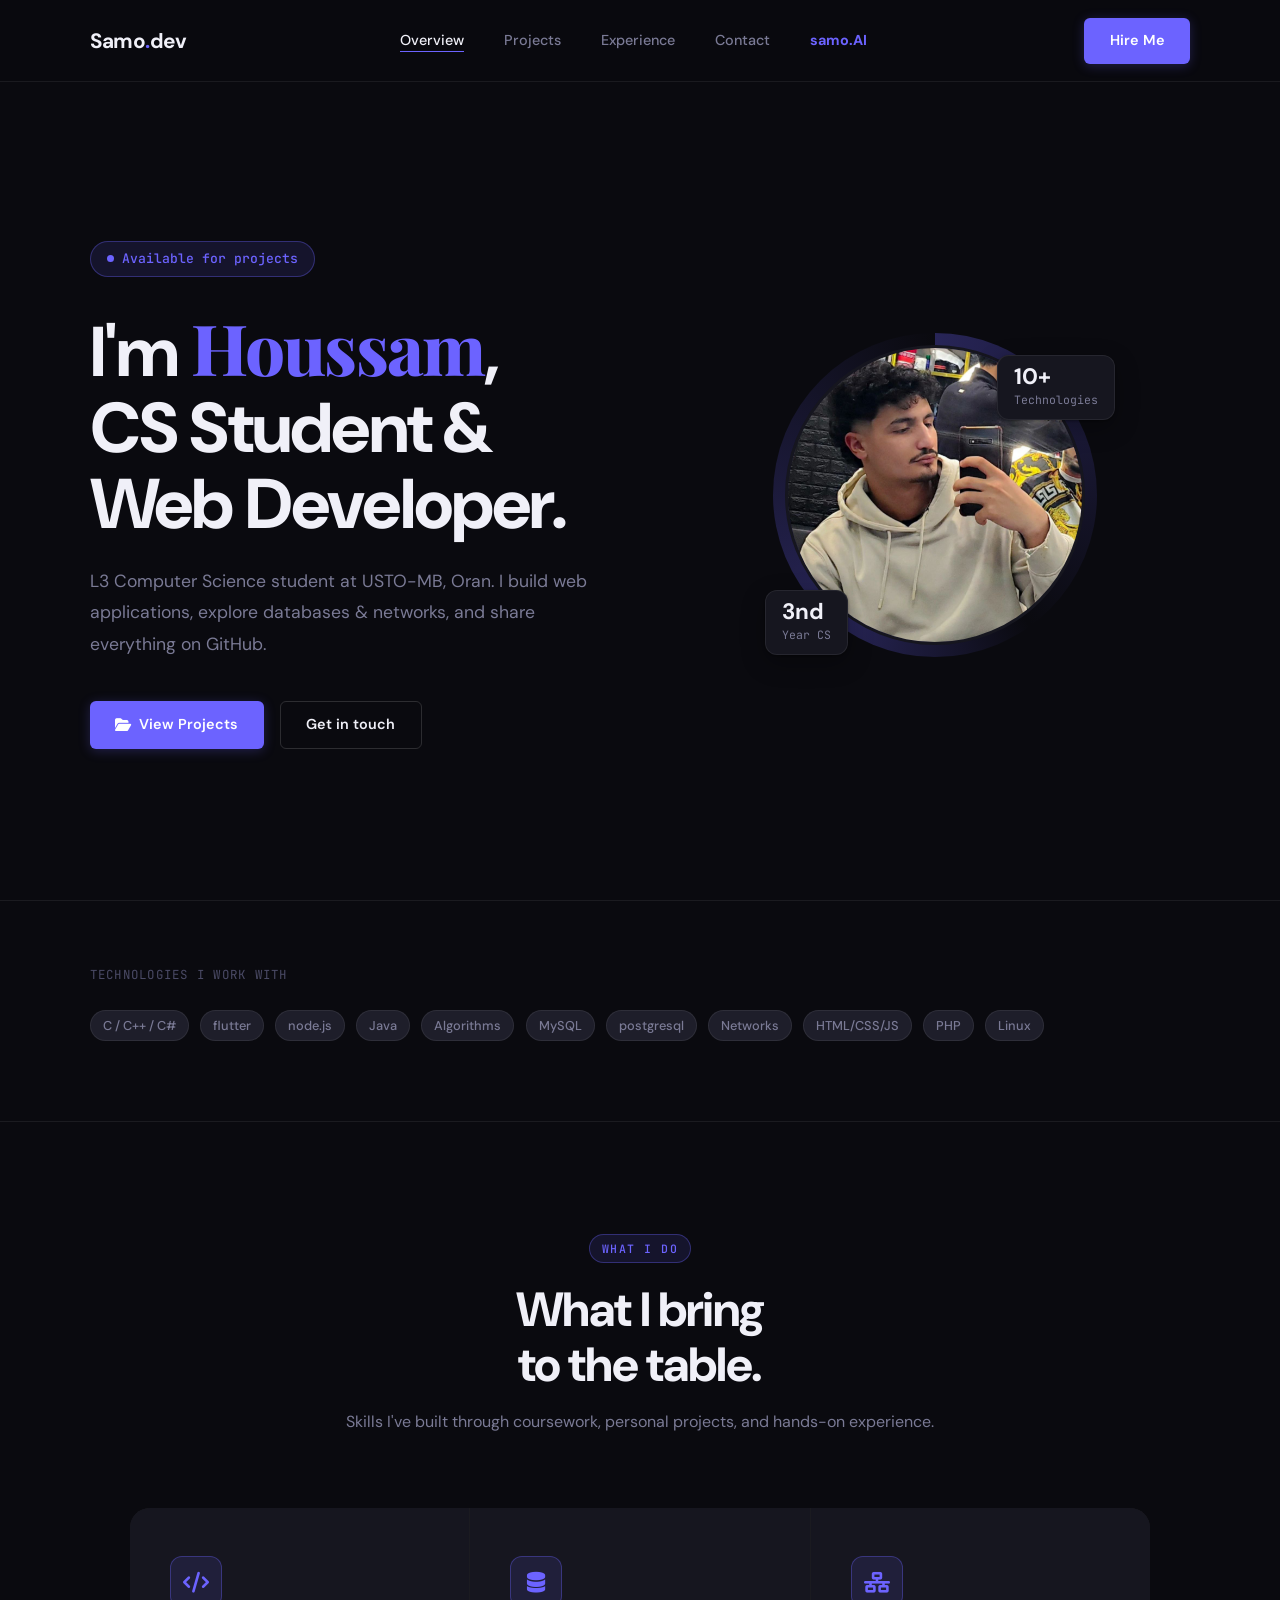
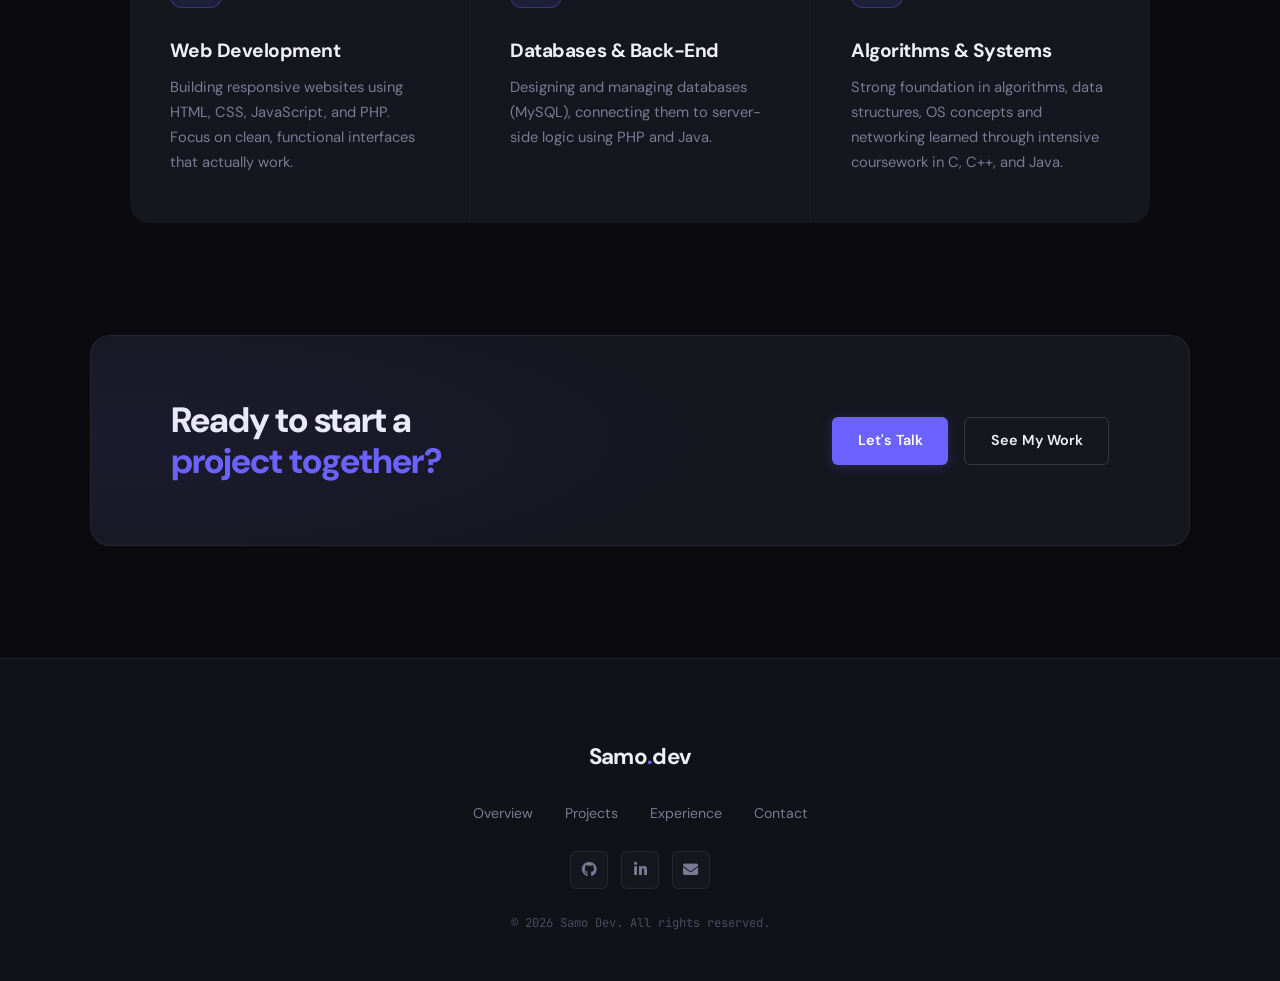
<file: index.html>
<!DOCTYPE html>
<html lang="en">
<head>
    <meta charset="UTF-8">
    <meta name="viewport" content="width=device-width, initial-scale=1.0">
    <title>Houssam — CS Student & Developer</title>
    <meta name="description" content="Houssam is a Computer Science student at USTO-MB, Oran, building web apps and exploring AI. Available for projects.">
    <!-- Open Graph -->
    <meta property="og:title" content="Houssam — CS Student & Developer">
    <meta property="og:description" content="Building websites, applications and exploring programming. Based in Oran, Algeria.">
    <meta property="og:type" content="website">
    <link rel="stylesheet" href="style.css">
    <link rel="stylesheet" href="https://cdnjs.cloudflare.com/ajax/libs/font-awesome/6.4.0/css/all.min.css">
    <style>
        /* ── Hero ── */
        .hero {
            min-height:100vh;
            display:flex; align-items:center;
            padding:0 7%;
            position:relative; overflow:hidden;
        }
        .hero-layout {
            display:grid;
            grid-template-columns:1fr 1fr;
            gap:5rem; align-items:center;
            width:100%; padding-top:10vh;
        }
        .status-badge {
            display:inline-flex; align-items:center; gap:8px;
            padding:6px 16px; border-radius:var(--r-pill);
            background:var(--primary-soft); border:1px solid var(--primary-border);
            font-size:0.82rem; font-weight:500; color:var(--primary);
            margin-bottom:2rem; font-family:'JetBrains Mono',monospace;
        }
        .status-badge .dot {
            width:7px; height:7px; border-radius:50%;
            background:var(--primary);
            animation:pulse 2s infinite;
        }
        @keyframes pulse {
            0%   { box-shadow:0 0 0 0 rgba(108,99,255,0.5); }
            70%  { box-shadow:0 0 0 8px rgba(108,99,255,0); }
            100% { box-shadow:0 0 0 0 rgba(108,99,255,0); }
        }
        .hero h1 {
            font-size:clamp(3rem,5.5vw,4.8rem);
            font-weight:800; line-height:1.08;
            margin-bottom:1.5rem;
        }
        .hero h1 em {
            font-style:normal; color:var(--primary);
            font-family:'Playfair Display',serif;
        }
        .hero-desc {
            font-size:1.1rem; color:var(--text-muted);
            max-width:500px; margin-bottom:2.5rem; line-height:1.8;
        }
        .btn-group { display:flex; gap:1rem; flex-wrap:wrap; }

        /* Avatar */
        .hero-visual {
            display:flex; align-items:center; justify-content:center;
            position:relative;
        }
        .avatar-wrap {
            width:300px; height:300px;
            position:relative; display:flex;
            align-items:center; justify-content:center;
        }
        /* Glow ring */
        .avatar-wrap::before {
            content:''; position:absolute; inset:-12px;
            border-radius:50%;
            background:conic-gradient(from 0deg, var(--primary), transparent 40%, var(--primary) 60%, transparent);
            animation:spin 8s linear infinite;
            opacity:0.3;
        }
        @keyframes spin { to { transform:rotate(360deg); } }
        .avatar-wrap img {
            width:100%; height:100%;
            object-fit:cover; border-radius:50%;
            position:relative; z-index:2;
            border:3px solid var(--bg-card);
        }
        /* Fallback if no image */
        .avatar-fallback {
            width:100%; height:100%; border-radius:50%;
            background:var(--bg-card); border:2px solid var(--border);
            display:flex; align-items:center; justify-content:center;
            font-size:5rem; color:var(--primary);
            position:relative; z-index:2;
        }
        /* Floating Stat Cards */
        .stat-card {
            position:absolute;
            background:var(--bg-card); border:1px solid var(--border);
            border-radius:var(--r-md); padding:10px 16px;
            backdrop-filter:blur(10px);
            box-shadow:var(--shadow-card);
            z-index:10;
        }
        .stat-card .val {
            font-size:1.4rem; font-weight:700; color:var(--text-pure);
            line-height:1;
        }
        .stat-card .lbl {
            font-size:0.72rem; color:var(--text-muted);
            font-family:'JetBrains Mono',monospace; margin-top:2px;
        }
        .stat-card.s1 { bottom:-10px; left:-20px; animation:float1 4s ease-in-out infinite; }
        .stat-card.s2 { top:10px; right:-30px; animation:float2 5s ease-in-out infinite; }
        @keyframes float1 { 0%,100%{transform:translateY(0)} 50%{transform:translateY(-8px)} }
        @keyframes float2 { 0%,100%{transform:translateY(0)} 50%{transform:translateY(8px)} }

        /* ── Skills Strip ── */
        .skills-strip {
            padding:4rem 7% 5rem;
            border-top:1px solid var(--border);
            border-bottom:1px solid var(--border);
        }
        .skills-strip p {
            font-size:0.78rem; color:var(--text-dim);
            font-family:'JetBrains Mono',monospace;
            text-transform:uppercase; letter-spacing:0.1em;
            margin-bottom:1.5rem;
        }
        .skills-list { display:flex; flex-wrap:wrap; gap:0.7rem; }

        /* ── Services Grid ── */
        .services-section {
            padding:7rem 7%;
            max-width:1200px; margin:0 auto;
        }
        .services-header { text-align:center; max-width:600px; margin:0 auto 4.5rem; }
        .services-header h2 { font-size:clamp(2rem,4vw,3rem); font-weight:800; margin-bottom:1rem; }
        .services-header p { color:var(--text-muted); line-height:1.75; }

        .services-grid {
            display:grid; grid-template-columns:repeat(3,1fr); gap:1.5px;
            background:var(--border); border-radius:var(--r-lg); overflow:hidden;
        }
        .service-card {
            background:var(--bg-card); padding:3rem 2.5rem;
            transition:var(--t-mid); position:relative; overflow:hidden;
        }
        .service-card::after {
            content:''; position:absolute;
            bottom:0; left:0; right:0; height:2px;
            background:var(--primary); transform:scaleX(0);
            transform-origin:left; transition:transform 0.35s ease;
        }
        .service-card:hover { background:var(--bg-card-hover); }
        .service-card:hover::after { transform:scaleX(1); }
        .service-icon {
            width:52px; height:52px; border-radius:var(--r-md);
            background:var(--primary-soft); border:1px solid var(--primary-border);
            display:flex; align-items:center; justify-content:center;
            color:var(--primary); font-size:1.3rem; margin-bottom:2rem;
            transition:var(--t-mid);
        }
        .service-card:hover .service-icon {
            background:var(--primary); color:#fff;
            box-shadow:0 8px 20px var(--primary-glow);
        }
        .service-card h3 { font-size:1.2rem; margin-bottom:0.8rem; }
        .service-card p  { font-size:0.92rem; color:var(--text-muted); line-height:1.7; }

        /* ── CTA Band ── */
        .cta-band {
            margin:0 7% 7rem;
            background:var(--bg-card);
            border:1px solid var(--border);
            border-radius:var(--r-lg);
            padding:4rem 5rem;
            display:flex; align-items:center;
            justify-content:space-between; gap:3rem;
            position:relative; overflow:hidden;
        }
        .cta-band::before {
            content:''; position:absolute; inset:0;
            background:radial-gradient(ellipse 60% 80% at 0% 50%, rgba(108,99,255,0.07), transparent);
        }
        .cta-band h2 { font-size:clamp(1.6rem,3vw,2.2rem); font-weight:800; max-width:420px; }
        .cta-band h2 span { color:var(--primary); }
        .cta-btns { display:flex; gap:1rem; flex-shrink:0; }

        /* ── Responsive ── */
        @media(max-width:992px) {
            .hero-layout { grid-template-columns:1fr; text-align:center; gap:3rem; padding-top:14vh; }
            .hero-desc, .btn-group { margin-left:auto; margin-right:auto; }
            .btn-group { justify-content:center; }
            .avatar-wrap { width:240px; height:240px; }
            .services-grid { grid-template-columns:1fr; }
            .cta-band { flex-direction:column; text-align:center; padding:3rem 2rem; }
        }
        @media(max-width:768px) {
            .hero { padding:0 5%; }
            .skills-strip { padding:3rem 5%; }
            .services-section { padding:5rem 5%; }
            .cta-band { margin:0 5% 5rem; }
            .stat-card.s2 { right:-10px; }
        }
    </style>
</head>
<body>

<!-- Mobile Menu -->
<div class="mobile-menu" id="mobileMenu">
    <a href="index.html" onclick="closeMenu()">Overview</a>
    <a href="projects.html" onclick="closeMenu()">Projects</a>
    <a href="formation.html" onclick="closeMenu()">Experience</a>
    <a href="contact.html" onclick="closeMenu()">Contact</a>
</div>

<nav class="navbar" id="navbar">
    <a href="index.html" class="logo">Samo<span>.</span>dev</a>
    <ul class="nav-links">
        <li><a href="index.html" class="active">Overview</a></li>
        <li><a href="projects.html">Projects</a></li>
        <li><a href="formation.html">Experience</a></li>
        <li><a href="contact.html">Contact</a></li>
        <li><a href="chat.html" style="color: var(--primary); font-weight: 700;">samo.AI <i class="fa-solid fa-sparkles"></i></a></li>
    </ul>
    <a href="mailto:houssamicloud1505@gmail.com" class="btn btn-primary">Hire Me</a>
    <button class="hamburger" id="hamburger" aria-label="Toggle menu">
        <span></span><span></span><span></span>
    </button>
</nav>

<!-- ── Hero ── -->
<header class="hero">
    <div class="hero-layout">
        <div class="hero-content">
            <div class="status-badge reveal">
                <div class="dot"></div>
                Available for projects
            </div>
            <h1 class="reveal delay-1">
                I'm <em>Houssam</em>,<br>
                CS Student &<br>
                Web Developer.
            </h1>
            <p class="hero-desc reveal delay-2">
               L3 Computer Science student at USTO-MB, Oran.
                I build web applications, explore databases & networks,
                and share everything on GitHub.
            </p>
            <div class="btn-group reveal delay-3">
                <a href="projects.html" class="btn btn-primary">
                    <i class="fa-solid fa-folder-open"></i> View Projects
                </a>
                <a href="contact.html" class="btn btn-ghost">
                    Get in touch
                </a>
            </div>
        </div>

        <div class="hero-visual reveal delay-2">
            <div class="avatar-wrap">
                <img src="5877526182255857099.jpg" alt="Houssam"
                     onerror="this.style.display='none'; this.nextElementSibling.style.display='flex'">
                <div class="avatar-fallback" style="display:none">
                    <i class="fa-solid fa-user"></i>
                </div>
                <!-- Floating stat cards -->
                <div class="stat-card s1">
                    <div class="val">3nd</div>
                    <div class="lbl">Year CS</div>
                </div>
                <div class="stat-card s2">
                    <div class="val">10+</div>
                    <div class="lbl">Technologies</div>
                </div>
            </div>
        </div>
    </div>
</header>

<!-- ── Skills Strip ── -->
<div class="skills-strip reveal">
    <p>Technologies I work with</p>
    <div class="skills-list">
       <span class="badge">C / C++ / C#</span>
            <span class="badge">flutter</span>
           <span class="badge">node.js</span>
        <span class="badge">Java</span>
                    <span class="badge">Algorithms</span>
         <span class="badge">MySQL</span>
                    <span class="badge">postgresql</span>
         <span class="badge">Networks</span>
                    <span class="badge">HTML/CSS/JS</span>
                    <span class="badge">PHP</span>
                    <span class="badge">Linux</span>
    </div>
</div>

<!-- ── Services ── -->
<section class="services-section">
    <div class="services-header reveal">
        <span class="label">What I Do</span>
        <h2>What I bring<br>to the table.</h2>
        <p>Skills I've built through coursework, personal projects, and hands-on experience.</p>
    </div>

    <div class="services-grid">
        <div class="service-card reveal delay-1">
            <div class="service-icon"><i class="fa-solid fa-code"></i></div>
            <h3>Web Development</h3>
            <p>Building responsive websites using HTML, CSS, JavaScript, and PHP. Focus on clean, functional interfaces that actually work.</p>
        </div>
        <div class="service-card reveal delay-2">
            <div class="service-icon"><i class="fa-solid fa-database"></i></div>
            <h3>Databases & Back-End</h3>
            <p>Designing and managing databases (MySQL), connecting them to server-side logic using PHP and Java.</p>
        </div>
        <div class="service-card reveal delay-3">
            <div class="service-icon"><i class="fa-solid fa-network-wired"></i></div>
            <h3>Algorithms & Systems</h3>
            <p>Strong foundation in algorithms, data structures, OS concepts and networking learned through intensive coursework in C, C++, and Java.</p>
        </div>
    </div>
</section>

<!-- ── CTA ── -->
<div class="cta-band reveal">
    <h2>Ready to start a<br><span>project together?</span></h2>
    <div class="cta-btns">
        <a href="contact.html" class="btn btn-primary">Let's Talk</a>
        <a href="projects.html" class="btn btn-ghost">See My Work</a>
    </div>
</div>

<footer>
    <div class="foot-logo">Samo<span>.</span>dev</div>
    <ul class="foot-links">
        <li><a href="index.html">Overview</a></li>
        <li><a href="projects.html">Projects</a></li>
        <li><a href="formation.html">Experience</a></li>
        <li><a href="contact.html">Contact</a></li>
    </ul>
    <div class="footer-socials">
        <a href="https://github.com/houssam1505-design" target="_blank" aria-label="GitHub">
            <i class="fa-brands fa-github"></i></a>
        <a href="https://www.linkedin.com/in/houssam-parp-480678380/" target="_blank" aria-label="LinkedIn">
            <i class="fa-brands fa-linkedin-in"></i></a>
        <a href="mailto:houssamicloud1505@gmail.com" aria-label="Email">
            <i class="fa-solid fa-envelope"></i></a>
    </div>
    <p class="copy">&copy; 2026 Samo Dev. All rights reserved.</p>
</footer>

<script>
    // Navbar scroll
    const navbar = document.getElementById('navbar');
    window.addEventListener('scroll', () => {
        navbar.classList.toggle('scrolled', window.scrollY > 50);
    });

    // Hamburger
    const ham = document.getElementById('hamburger');
    const menu = document.getElementById('mobileMenu');
    ham.addEventListener('click', () => {
        ham.classList.toggle('open');
        menu.classList.toggle('open');
        document.body.style.overflow = menu.classList.contains('open') ? 'hidden' : '';
    });
    function closeMenu() {
        ham.classList.remove('open');
        menu.classList.remove('open');
        document.body.style.overflow = '';
    }

    // Reveal
    const obs = new IntersectionObserver((entries) => {
        entries.forEach(e => { if(e.isIntersecting) e.target.classList.add('active'); });
    }, { threshold:0.1, rootMargin:'0px 0px -40px 0px' });
    document.querySelectorAll('.reveal').forEach(el => obs.observe(el));
</script>
</body>
</html>
</file>
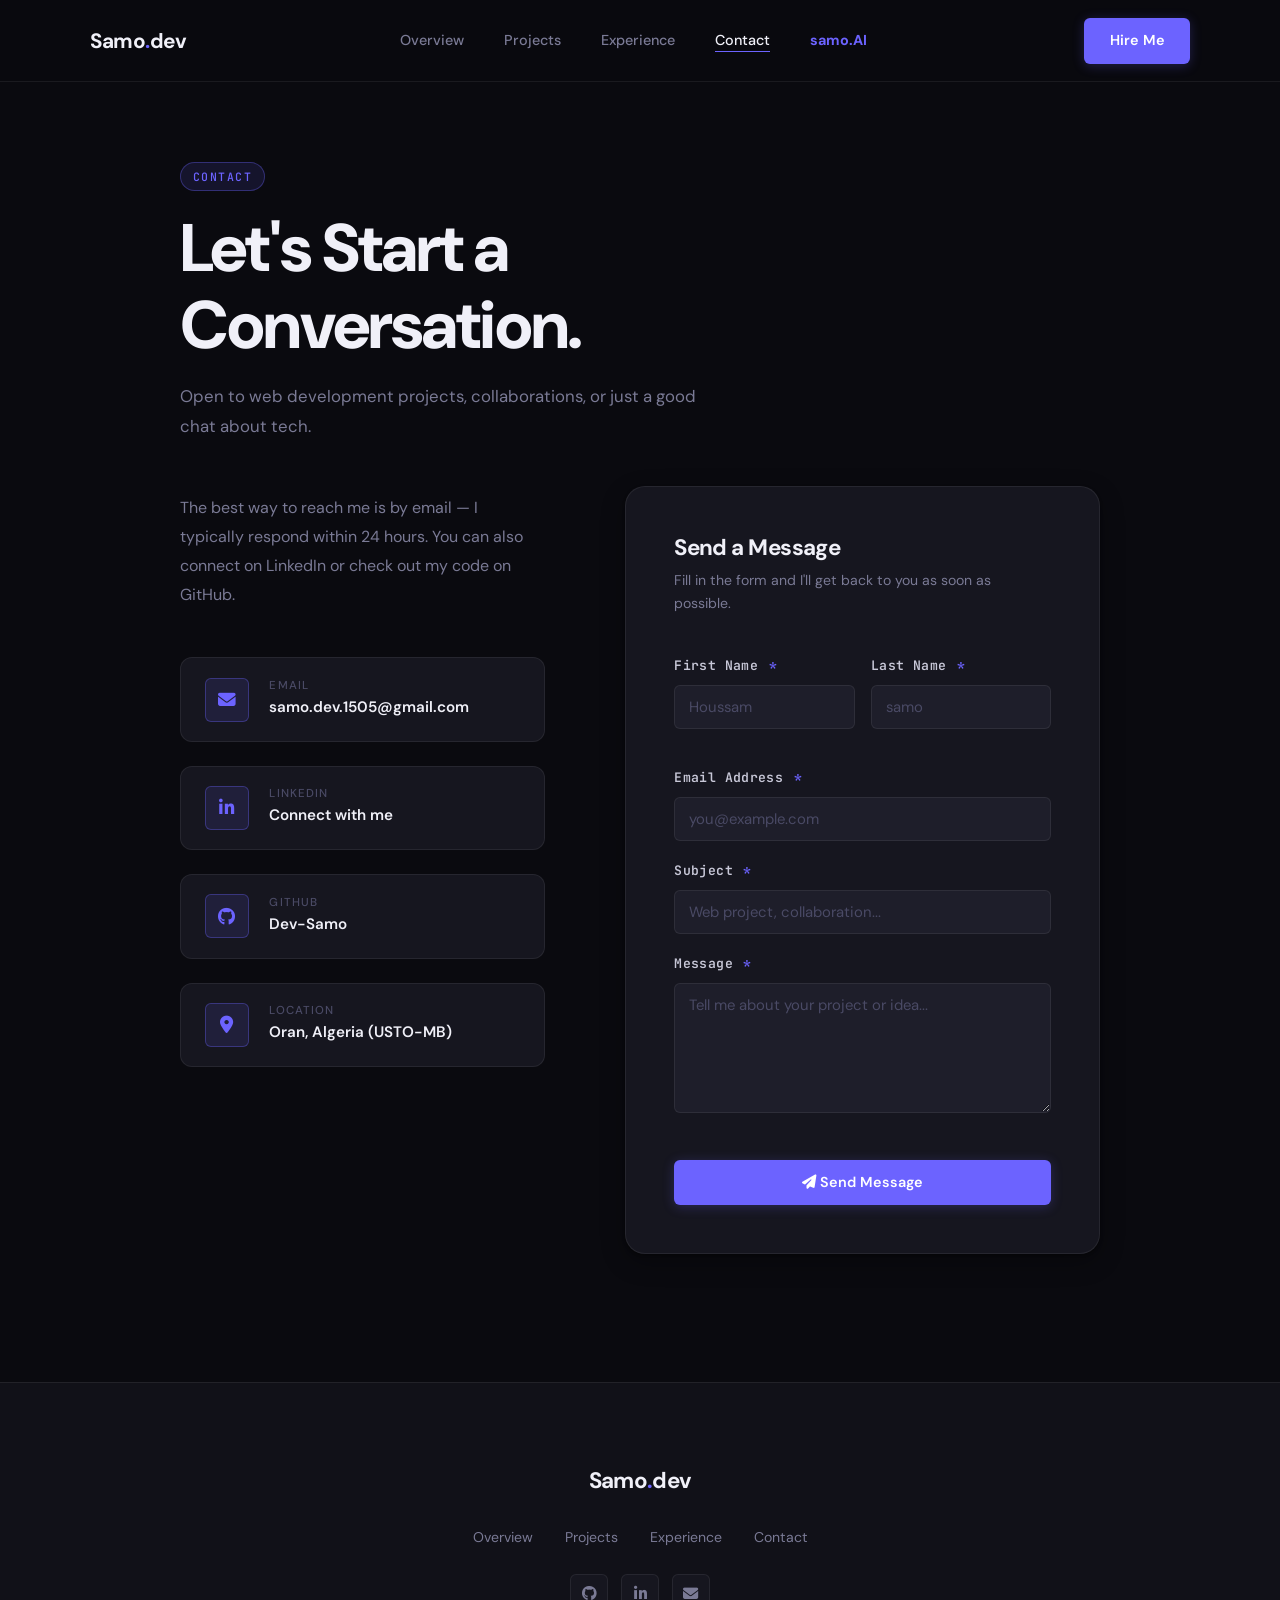
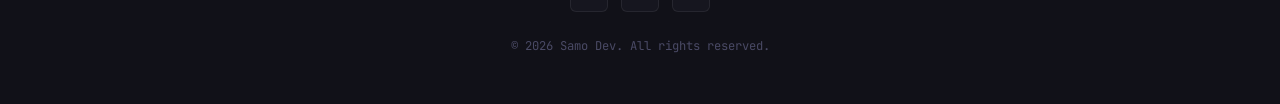
<file: contact.html>
<!DOCTYPE html>
<html lang="en">
<head>
    <meta charset="UTF-8">
    <meta name="viewport" content="width=device-width, initial-scale=1.0">
    <title>Contact | Samo Dev</title>
    <meta name="description" content="Get in touch with Houssam — CS student and web developer based in Oran, Algeria.">
    <meta property="og:title" content="Contact | Samo Dev">
    <link rel="stylesheet" href="style.css">
    <link rel="stylesheet" href="https://cdnjs.cloudflare.com/ajax/libs/font-awesome/6.4.0/css/all.min.css">
    <style>
        .contact-wrapper {
            max-width:1100px; margin:0 auto;
            padding:0 7% 8rem;
            display:grid;
            grid-template-columns:1fr 1.3fr;
            gap:5rem; align-items:start;
        }

        /* ── Left: Info ── */
        .contact-info { padding-top:0.5rem; }
        .contact-info > p {
            font-size:1rem; color:var(--text-muted);
            line-height:1.8; margin-bottom:3rem;
        }

        .method-list { display:flex; flex-direction:column; gap:1.5rem; }

        .method {
            display:flex; align-items:center; gap:1.3rem;
            padding:1.2rem 1.5rem;
            background:var(--bg-card); border:1px solid var(--border);
            border-radius:var(--r-md); transition:var(--t-mid);
            text-decoration:none;
        }
        .method:hover { border-color:var(--primary-border); transform:translateX(6px); }

        .method-icon {
            width:44px; height:44px; border-radius:var(--r-sm);
            background:var(--primary-soft); border:1px solid var(--primary-border);
            display:flex; align-items:center; justify-content:center;
            color:var(--primary); font-size:1.1rem; flex-shrink:0;
            transition:var(--t-mid);
        }
        .method:hover .method-icon { background:var(--primary); color:#fff; box-shadow:0 6px 16px var(--primary-glow); }

        .method-text h4 {
            font-size:0.72rem; color:var(--text-dim);
            text-transform:uppercase; letter-spacing:0.1em;
            margin-bottom:2px; font-weight:500;
        }
        .method-text span {
            font-size:0.95rem; font-weight:600; color:var(--text-pure);
        }

        /* ── Right: Form ── */
        .contact-form-box {
            background:var(--bg-card); border:1px solid var(--border);
            border-radius:var(--r-lg); padding:3rem;
            box-shadow:var(--shadow-card);
        }
        .contact-form-box h3 {
            font-size:1.4rem; margin-bottom:0.5rem;
        }
        .contact-form-box > p {
            font-size:0.88rem; color:var(--text-muted); margin-bottom:2.5rem;
        }

        .form-row {
            display:grid; grid-template-columns:1fr 1fr; gap:1rem;
            margin-bottom:1.2rem;
        }
        .form-group { margin-bottom:1.2rem; }

        .form-label {
            display:block; font-size:0.82rem; font-weight:600;
            color:var(--text-main); margin-bottom:0.5rem;
            font-family:'JetBrains Mono',monospace; letter-spacing:0.03em;
        }
        .form-label .req { color:var(--primary); margin-left:2px; }

        .form-control {
            width:100%; padding:11px 14px;
            background:var(--bg-subtle); border:1px solid var(--border);
            border-radius:var(--r-sm); color:var(--text-pure);
            font-family:'DM Sans',sans-serif; font-size:0.93rem;
            transition:var(--t-fast); outline:none;
        }
        .form-control::placeholder { color:var(--text-dim); }
        .form-control:focus {
            border-color:var(--primary-border);
            background:var(--bg-card);
            box-shadow:0 0 0 3px var(--primary-soft);
        }
        .form-control.error { border-color:#ef4444; }
        .form-error { font-size:0.78rem; color:#ef4444; margin-top:4px; display:none; }
        .form-error.show { display:block; }

        textarea.form-control { resize:vertical; min-height:130px; }

        .submit-btn { width:100%; margin-top:1.2rem; justify-content:center; padding:0.85rem; }
        .submit-btn .spinner {
            width:16px; height:16px; border:2px solid rgba(255,255,255,0.3);
            border-top-color:#fff; border-radius:50%;
            animation:spin 0.7s linear infinite; display:none;
        }
        @keyframes spin { to{transform:rotate(360deg)} }

        /* Success / Error messages */
        .form-message {
            padding:1rem 1.4rem; border-radius:var(--r-sm);
            font-size:0.9rem; margin-top:1rem;
            display:none; align-items:center; gap:10px;
        }
        .form-message.success {
            background:rgba(34,197,94,0.1); border:1px solid rgba(34,197,94,0.3); color:#22c55e;
        }
        .form-message.fail {
            background:rgba(239,68,68,0.1); border:1px solid rgba(239,68,68,0.3); color:#ef4444;
        }
        .form-message.show { display:flex; }

        /* Note about Formspree */
        .formspree-note {
            margin-top:1rem; font-size:0.75rem; color:var(--text-dim);
            text-align:center; font-family:'JetBrains Mono',monospace;
        }
        .formspree-note a { color:var(--primary); text-decoration:none; }

        @media(max-width:900px) {
            .contact-wrapper { grid-template-columns:1fr; gap:3rem; }
            .contact-form-box { padding:2rem; }
        }
        @media(max-width:768px) {
            .form-row { grid-template-columns:1fr; }
        }
    </style>
</head>
<body>

<div class="mobile-menu" id="mobileMenu">
    <a href="index.html" onclick="closeMenu()">Overview</a>
    <a href="projects.html" onclick="closeMenu()">Projects</a>
    <a href="formation.html" onclick="closeMenu()">Experience</a>
    <a href="contact.html" onclick="closeMenu()">Contact</a>
    <a href="chat.html" onclick="closeMenu()" style="color: var(--primary);">samo.AI</a>
</div>

<nav class="navbar" id="navbar">
    <a href="index.html" class="logo">Samo<span>.</span>dev</a>
    <ul class="nav-links">
        <li><a href="index.html">Overview</a></li>
        <li><a href="projects.html">Projects</a></li>
        <li><a href="formation.html">Experience</a></li>
        <li><a href="contact.html" class="active">Contact</a></li>
        <li><a href="chat.html" style="color: var(--primary); font-weight: 700;">samo.AI <i class="fa-solid fa-sparkles"></i></a></li>
    </ul>
    <a href="mailto:houssamicloud1505@gmail.com" class="btn btn-primary">Hire Me</a>
    <button class="hamburger" id="hamburger" aria-label="Toggle menu">
        <span></span><span></span><span></span>
    </button>
</nav>

<header class="page-header">
    <span class="label reveal">Contact</span>
    <h1 class="reveal delay-1">Let's Start a<br>Conversation.</h1>
    <p class="reveal delay-2">Open to web development projects, collaborations, or just a good chat about tech.</p>
</header>

<div class="contact-wrapper">

    <!-- Left -->
    <div class="contact-info reveal delay-1">
        <p>
            The best way to reach me is by email — I typically respond within 24 hours.
            You can also connect on LinkedIn or check out my code on GitHub.
        </p>

        <div class="method-list">
            <a href="mailto:samo.dev.1505@gmail.com" class="method">
                <div class="method-icon"><i class="fa-solid fa-envelope"></i></div>
                <div class="method-text">
                    <h4>Email</h4>
                    <span>samo.dev.1505@gmail.com</span>
                </div>
            </a>
            <a href="https://www.linkedin.com/in/houssam-parp-480678380/" target="_blank" class="method">
                <div class="method-icon"><i class="fa-brands fa-linkedin-in"></i></div>
                <div class="method-text">
                    <h4>LinkedIn</h4>
                    <span>Connect with me</span>
                </div>
            </a>
            <a href="https://github.com/Dev-Samo" target="_blank" class="method">
                <div class="method-icon"><i class="fa-brands fa-github"></i></div>
                <div class="method-text">
                    <h4>GitHub</h4>
                    <span>Dev-Samo</span>
                </div>
            </a>
            <div class="method" style="cursor:default">
                <div class="method-icon"><i class="fa-solid fa-location-dot"></i></div>
                <div class="method-text">
                    <h4>Location</h4>
                    <span>Oran, Algeria (USTO-MB)</span>
                </div>
            </div>
        </div>
    </div>

    <!-- Right: Form -->
    <!--
        FORMSUBMIT SETUP:
        1. Form automatically sends to: houssamicloud1505@gmail.com
        2. IMPORTANT: First time someone sends a message, you will receive an activation email!
        3. You MUST click "Activate" in that email for future messages to arrive.
    -->
    <div class="contact-form-box reveal delay-2">
        <h3>Send a Message</h3>
        <p>Fill in the form and I'll get back to you as soon as possible.</p>

        <form id="contactForm" action="https://formsubmit.co/houssamicloud1505@gmail.com" method="POST" novalidate>

            <div class="form-row">
                <div class="form-group">
                    <label for="fname" class="form-label">First Name <span class="req">*</span></label>
                    <input type="text" id="fname" name="first_name" class="form-control"
                           placeholder="Houssam" required autocomplete="given-name">
                    <span class="form-error" id="fnameErr">Please enter your first name.</span>
                </div>
                <div class="form-group">
                    <label for="lname" class="form-label">Last Name <span class="req">*</span></label>
                    <input type="text" id="lname" name="last_name" class="form-control"
                           placeholder="samo" required autocomplete="family-name">
                    <span class="form-error" id="lnameErr">Please enter your last name.</span>
                </div>
            </div>

            <div class="form-group">
                <label for="email" class="form-label">Email Address <span class="req">*</span></label>
                <input type="email" id="email" name="email" class="form-control"
                       placeholder="you@example.com" required autocomplete="email">
                <span class="form-error" id="emailErr">Please enter a valid email address.</span>
            </div>

            <div class="form-group">
                <label for="subject" class="form-label">Subject <span class="req">*</span></label>
                <input type="text" id="subject" name="subject" class="form-control"
                       placeholder="Web project, collaboration..." required>
                <span class="form-error" id="subjectErr">Please enter a subject.</span>
            </div>

            <div class="form-group">
                <label for="message" class="form-label">Message <span class="req">*</span></label>
                <textarea id="message" name="message" class="form-control"
                          placeholder="Tell me about your project or idea..." required></textarea>
                <span class="form-error" id="messageErr">Please enter a message.</span>
            </div>

            <!-- Hidden fields for Formsubmit configuration -->
            <input type="hidden" name="_captcha" value="false">
            <input type="hidden" name="_template" value="table">
            <input type="text" name="_gotcha" style="display:none">

            <button type="submit" class="btn btn-primary submit-btn" id="submitBtn">
                <span id="btnText"><i class="fa-solid fa-paper-plane"></i> Send Message</span>
                <span class="spinner" id="spinner"></span>
            </button>

            <div class="form-message success" id="successMsg">
                <i class="fa-solid fa-circle-check"></i>
                Message sent! I'll get back to you within 24 hours.
            </div>
            <div class="form-message fail" id="failMsg">
                <i class="fa-solid fa-triangle-exclamation"></i>
                Something went wrong. Please email me directly at houssamicloud1505@gmail.com
            </div>
        </form>

       
    </div>
</div>

<footer>
    <div class="foot-logo">Samo<span>.</span>dev</div>
    <ul class="foot-links">
        <li><a href="index.html">Overview</a></li>
        <li><a href="projects.html">Projects</a></li>
        <li><a href="formation.html">Experience</a></li>
        <li><a href="contact.html">Contact</a></li>
    </ul>
    <div class="footer-socials">
        <a href="https://github.com/houssam1505-design" target="_blank" aria-label="GitHub"><i class="fa-brands fa-github"></i></a>
        <a href="https://www.linkedin.com/in/houssam-parp-480678380/" target="_blank" aria-label="LinkedIn"><i class="fa-brands fa-linkedin-in"></i></a>
        <a href="mailto:houssamicloud1505@gmail.com" aria-label="Email"><i class="fa-solid fa-envelope"></i></a>
    </div>
    <p class="copy">&copy; 2026 Samo Dev. All rights reserved.</p>
</footer>

<script>
    // Navbar scroll
    const navbar = document.getElementById('navbar');
    window.addEventListener('scroll', () => navbar.classList.toggle('scrolled', window.scrollY > 50));

    // Hamburger
    const ham = document.getElementById('hamburger');
    const mobileMenu = document.getElementById('mobileMenu');
    ham.addEventListener('click', () => {
        ham.classList.toggle('open');
        mobileMenu.classList.toggle('open');
        document.body.style.overflow = mobileMenu.classList.contains('open') ? 'hidden' : '';
    });
    function closeMenu() {
        ham.classList.remove('open'); mobileMenu.classList.remove('open');
        document.body.style.overflow = '';
    }

    // Form validation + Formspree submission
    const form = document.getElementById('contactForm');
    const fields = [
        { id:'fname',   errId:'fnameErr',   check: v => v.trim().length > 0 },
        { id:'lname',   errId:'lnameErr',   check: v => v.trim().length > 0 },
        { id:'email',   errId:'emailErr',   check: v => /^[^\s@]+@[^\s@]+\.[^\s@]+$/.test(v) },
        { id:'subject', errId:'subjectErr', check: v => v.trim().length > 0 },
        { id:'message', errId:'messageErr', check: v => v.trim().length > 10 },
    ];

    // Live validation
    fields.forEach(f => {
        const el = document.getElementById(f.id);
        el.addEventListener('blur', () => validateField(f));
        el.addEventListener('input', () => {
            if(el.classList.contains('error')) validateField(f);
        });
    });

    function validateField(f) {
        const el  = document.getElementById(f.id);
        const err = document.getElementById(f.errId);
        const ok  = f.check(el.value);
        el.classList.toggle('error', !ok);
        err.classList.toggle('show', !ok);
        return ok;
    }

    form.addEventListener('submit', async (e) => {
        e.preventDefault();

        // Validate all
        const valid = fields.every(f => validateField(f));
        if(!valid) return;

        // Loading state
        const btn     = document.getElementById('submitBtn');
        const btnText = document.getElementById('btnText');
        const spinner = document.getElementById('spinner');
        btn.disabled   = true;
        btnText.style.display = 'none';
        spinner.style.display = 'block';

        document.getElementById('successMsg').classList.remove('show');
        document.getElementById('failMsg').classList.remove('show');

        try {
            const res = await fetch(form.action, {
                method: 'POST',
                body: new FormData(form),
                headers: { 'Accept': 'application/json' }
            });

            if(res.ok) {
                document.getElementById('successMsg').classList.add('show');
                form.reset();
                fields.forEach(f => {
                    document.getElementById(f.id).classList.remove('error');
                    document.getElementById(f.errId).classList.remove('show');
                });
            } else {
                document.getElementById('failMsg').classList.add('show');
            }
        } catch {
            document.getElementById('failMsg').classList.add('show');
        } finally {
            btn.disabled  = false;
            btnText.style.display = '';
            spinner.style.display = 'none';
        }
    });

    // Reveal
    const obs = new IntersectionObserver((entries) => {
        entries.forEach(e => { if(e.isIntersecting) e.target.classList.add('active'); });
    }, { threshold:0.08, rootMargin:'0px 0px -40px 0px' });
    document.querySelectorAll('.reveal').forEach(el => obs.observe(el));
</script>
</body>
</html>
</file>
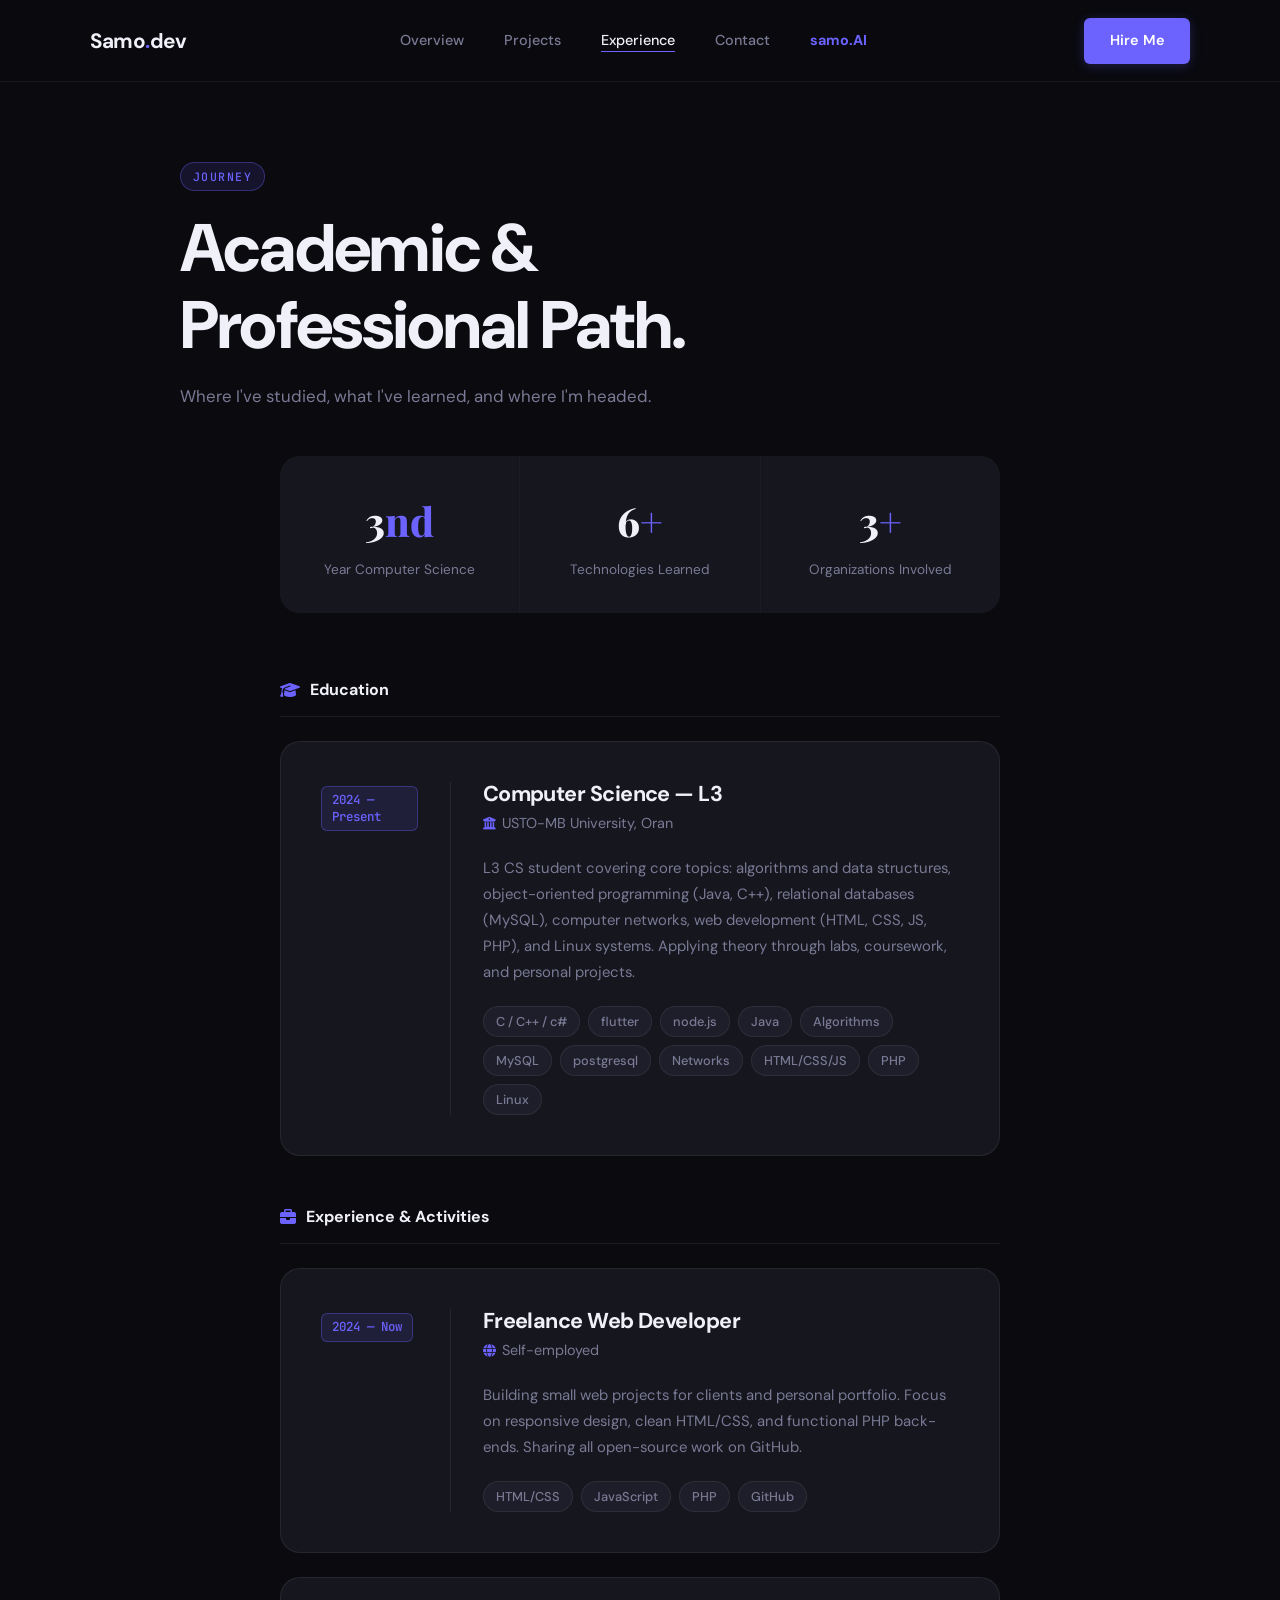
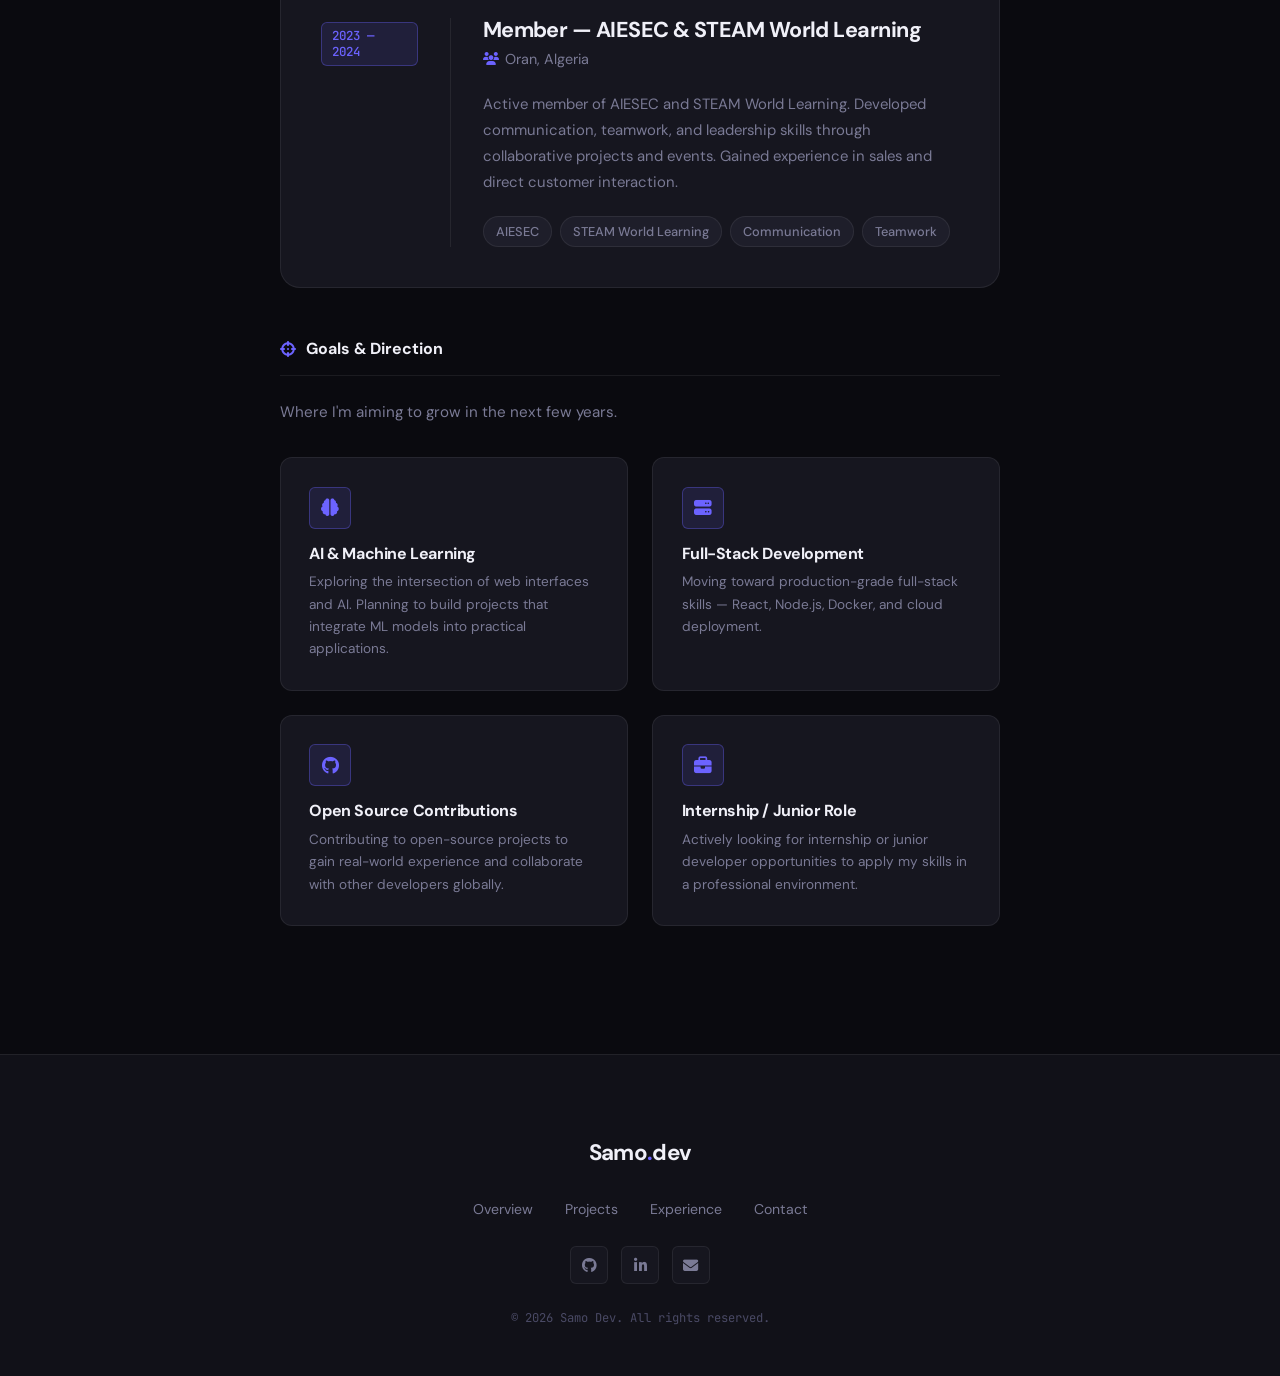
<file: formation.html>
<!DOCTYPE html>
<html lang="en">
<head>
    <meta charset="UTF-8">
    <meta name="viewport" content="width=device-width, initial-scale=1.0">
    <title>Experience | Samo Dev</title>
    <meta name="description" content="Academic background and professional experience of Houssam — CS student at USTO-MB.">
    <meta property="og:title" content="Experience | Samo Dev">
    <link rel="stylesheet" href="style.css">
    <link rel="stylesheet" href="https://cdnjs.cloudflare.com/ajax/libs/font-awesome/6.4.0/css/all.min.css">
    <style>
        .exp-wrapper {
            max-width:900px; margin:0 auto;
            padding:0 7% 8rem;
        }

        /* ── Stats Row ── */
        .stats-row {
            display:grid; grid-template-columns:repeat(3,1fr);
            gap:1px; background:var(--border);
            border-radius:var(--r-lg); overflow:hidden;
            margin-bottom:4rem;
        }
        .stat-box {
            background:var(--bg-card); padding:2rem;
            text-align:center;
        }
        .stat-box .num {
            font-size:2.5rem; font-weight:800; color:var(--text-pure);
            font-family:'Playfair Display',serif;
        }
        .stat-box .num span { color:var(--primary); }
        .stat-box .desc { font-size:0.85rem; color:var(--text-muted); margin-top:0.3rem; }

        /* ── Timeline ── */
        .section-title {
            font-size:1rem; font-weight:700; color:var(--text-pure);
            margin-bottom:1.5rem; padding-bottom:0.8rem;
            border-bottom:1px solid var(--border);
            display:flex; align-items:center; gap:10px;
        }
        .section-title i { color:var(--primary); }

        .timeline { position:relative; padding-left:0; }

        .tl-item {
            background:var(--bg-card);
            border:1px solid var(--border);
            border-radius:var(--r-lg);
            padding:2.5rem;
            margin-bottom:1.5rem;
            transition:var(--t-mid);
            position:relative;
            display:grid;
            grid-template-columns:130px 1fr;
            gap:2rem;
        }
        .tl-item::after {
            content:''; position:absolute;
            left:0; top:24px; bottom:24px; width:3px;
            background:var(--primary);
            border-radius:0 3px 3px 0;
            opacity:0; transition:var(--t-mid);
        }
        .tl-item:hover { border-color:var(--primary-border); transform:translateX(6px); box-shadow:var(--shadow-hover); }
        .tl-item:hover::after { opacity:1; }

        .tl-date-col {
            border-right:1px solid var(--border);
            padding-right:2rem; padding-top:4px;
        }
        .tl-date {
            font-family:'JetBrains Mono',monospace;
            font-size:0.78rem; font-weight:500;
            color:var(--primary); background:var(--primary-soft);
            border:1px solid var(--primary-border);
            padding:5px 10px; border-radius:var(--r-sm);
            display:inline-block; line-height:1.3;
        }

        .tl-content h3 { font-size:1.35rem; margin-bottom:0.3rem; }
        .tl-content .sub {
            font-size:0.9rem; color:var(--text-muted);
            margin-bottom:1.2rem; display:flex; align-items:center; gap:6px;
        }
        .tl-content .sub i { color:var(--primary); font-size:0.8rem; }
        .tl-content p { font-size:0.93rem; color:var(--text-muted); line-height:1.75; margin-bottom:1.3rem; }
        .tl-tags { display:flex; flex-wrap:wrap; gap:0.5rem; }

        /* ── Goals Section ── */
        .goals-grid {
            display:grid; grid-template-columns:repeat(2,1fr);
            gap:1.5rem; margin-top:1.5rem;
        }
        .goal-card {
            background:var(--bg-card); border:1px solid var(--border);
            border-radius:var(--r-md); padding:1.8rem;
            transition:var(--t-mid);
        }
        .goal-card:hover { border-color:var(--primary-border); transform:translateY(-4px); }
        .goal-card .goal-icon {
            width:42px; height:42px; border-radius:var(--r-sm);
            background:var(--primary-soft); border:1px solid var(--primary-border);
            display:flex; align-items:center; justify-content:center;
            color:var(--primary); font-size:1.1rem; margin-bottom:1rem;
        }
        .goal-card h4 { font-size:1rem; margin-bottom:0.5rem; }
        .goal-card p  { font-size:0.85rem; color:var(--text-muted); line-height:1.65; }

        @media(max-width:768px) {
            .stats-row { grid-template-columns:1fr; }
            .tl-item { grid-template-columns:1fr; gap:1rem; padding:1.8rem; }
            .tl-date-col { border-right:none; border-bottom:1px solid var(--border); padding-right:0; padding-bottom:1rem; }
            .goals-grid { grid-template-columns:1fr; }
        }
    </style>
</head>
<body>

<div class="mobile-menu" id="mobileMenu">
    <a href="index.html" onclick="closeMenu()">Overview</a>
    <a href="projects.html" onclick="closeMenu()">Projects</a>
    <a href="formation.html" onclick="closeMenu()">Experience</a>
    <a href="contact.html" onclick="closeMenu()">Contact</a>
    <a href="chat.html" onclick="closeMenu()" style="color: var(--primary);">samo.AI</a>
</div>

<nav class="navbar" id="navbar">
    <a href="index.html" class="logo">Samo<span>.</span>dev</a>
    <ul class="nav-links">
        <li><a href="index.html">Overview</a></li>
        <li><a href="projects.html">Projects</a></li>
        <li><a href="formation.html" class="active">Experience</a></li>
        <li><a href="contact.html">Contact</a></li>
        <li><a href="chat.html" style="color: var(--primary); font-weight: 700;">samo.AI <i class="fa-solid fa-sparkles"></i></a></li>
    </ul>
    <a href="mailto:houssamicloud1505@gmail.com" class="btn btn-primary">Hire Me</a>
    <button class="hamburger" id="hamburger" aria-label="Toggle menu">
        <span></span><span></span><span></span>
    </button>
</nav>

<header class="page-header">
    <span class="label reveal">Journey</span>
    <h1 class="reveal delay-1">Academic &<br>Professional Path.</h1>
    <p class="reveal delay-2">Where I've studied, what I've learned, and where I'm headed.</p>
</header>

<div class="exp-wrapper">

    <!-- Stats -->
    <div class="stats-row reveal">
        <div class="stat-box">
            <div class="num">3<span>nd</span></div>
            <div class="desc">Year Computer Science</div>
        </div>
        <div class="stat-box">
            <div class="num">6<span>+</span></div>
            <div class="desc">Technologies Learned</div>
        </div>
        <div class="stat-box">
            <div class="num">3<span>+</span></div>
            <div class="desc">Organizations Involved</div>
        </div>
    </div>

    <!-- Education -->
    <div class="section-title reveal">
        <i class="fa-solid fa-graduation-cap"></i> Education
    </div>

    <div class="timeline">
        <div class="tl-item reveal delay-1">
            <div class="tl-date-col">
                <span class="tl-date">2024 — Present</span>
            </div>
            <div class="tl-content">
                <h3>Computer Science — L3</h3>
                <div class="sub">
                    <i class="fa-solid fa-building-columns"></i>
                    USTO-MB University, Oran
                </div>
                <p>
                    L3 CS student covering core topics: algorithms and data structures,
                    object-oriented programming (Java, C++), relational databases (MySQL),
                    computer networks, web development (HTML, CSS, JS, PHP), and Linux systems.
                    Applying theory through labs, coursework, and personal projects.
                </p>
                <div class="tl-tags">
                    <span class="badge">C / C++ / c#</span>
                    <span class="badge">flutter</span>
                    <span class="badge">node.js</span>
                    <span class="badge">Java</span>
                    <span class="badge">Algorithms</span>
                    <span class="badge">MySQL</span>
                    <span class="badge">postgresql</span>
                    <span class="badge">Networks</span>
                    <span class="badge">HTML/CSS/JS</span>
                    <span class="badge">PHP</span>
                    <span class="badge">Linux</span>
                </div>
            </div>
        </div>
    </div>

    <!-- Professional -->
    <div class="section-title reveal" style="margin-top:3rem">
        <i class="fa-solid fa-briefcase"></i> Experience & Activities
    </div>

    <div class="timeline">
        <div class="tl-item reveal delay-1">
            <div class="tl-date-col">
                <span class="tl-date">2024 — Now</span>
            </div>
            <div class="tl-content">
                <h3>Freelance Web Developer</h3>
                <div class="sub">
                    <i class="fa-solid fa-globe"></i>
                    Self-employed
                </div>
                <p>
                    Building small web projects for clients and personal portfolio. Focus on
                    responsive design, clean HTML/CSS, and functional PHP back-ends. Sharing
                    all open-source work on GitHub.
                </p>
                <div class="tl-tags">
                    <span class="badge">HTML/CSS</span>
                    <span class="badge">JavaScript</span>
                    <span class="badge">PHP</span>
                    <span class="badge">GitHub</span>
                </div>
            </div>
        </div>

        <div class="tl-item reveal delay-2">
            <div class="tl-date-col">
                <span class="tl-date">2023 — 2024</span>
            </div>
            <div class="tl-content">
                <h3>Member — AIESEC & STEAM World Learning</h3>
                <div class="sub">
                    <i class="fa-solid fa-users"></i>
                    Oran, Algeria
                </div>
                <p>
                    Active member of AIESEC and STEAM World Learning. Developed communication,
                    teamwork, and leadership skills through collaborative projects and events.
                    Gained experience in sales and direct customer interaction.
                </p>
                <div class="tl-tags">
                    <span class="badge">AIESEC</span>
                    <span class="badge">STEAM World Learning</span>
                    <span class="badge">Communication</span>
                    <span class="badge">Teamwork</span>
                </div>
            </div>
        </div>
    </div>

    <!-- Goals (replaces "Future" entries) -->
    <div class="section-title reveal" style="margin-top:3rem">
        <i class="fa-solid fa-crosshairs"></i> Goals & Direction
    </div>
    <p class="reveal" style="color:var(--text-muted); font-size:0.95rem; margin-bottom:2rem;">
        Where I'm aiming to grow in the next few years.
    </p>

    <div class="goals-grid">
        <div class="goal-card reveal delay-1">
            <div class="goal-icon"><i class="fa-solid fa-brain"></i></div>
            <h4>AI & Machine Learning</h4>
            <p>Exploring the intersection of web interfaces and AI. Planning to build projects that integrate ML models into practical applications.</p>
        </div>
        <div class="goal-card reveal delay-2">
            <div class="goal-icon"><i class="fa-solid fa-server"></i></div>
            <h4>Full-Stack Development</h4>
            <p>Moving toward production-grade full-stack skills — React, Node.js, Docker, and cloud deployment.</p>
        </div>
        <div class="goal-card reveal delay-3">
            <div class="goal-icon"><i class="fa-brands fa-github"></i></div>
            <h4>Open Source Contributions</h4>
            <p>Contributing to open-source projects to gain real-world experience and collaborate with other developers globally.</p>
        </div>
        <div class="goal-card reveal delay-4">
            <div class="goal-icon"><i class="fa-solid fa-briefcase"></i></div>
            <h4>Internship / Junior Role</h4>
            <p>Actively looking for internship or junior developer opportunities to apply my skills in a professional environment.</p>
        </div>
    </div>

</div>

<footer>
    <div class="foot-logo">Samo<span>.</span>dev</div>
    <ul class="foot-links">
        <li><a href="index.html">Overview</a></li>
        <li><a href="projects.html">Projects</a></li>
        <li><a href="formation.html">Experience</a></li>
        <li><a href="contact.html">Contact</a></li>
    </ul>
    <div class="footer-socials">
        <a href="https://github.com/houssam1505-design" target="_blank" aria-label="GitHub"><i class="fa-brands fa-github"></i></a>
        <a href="https://www.linkedin.com/in/houssam-parp-480678380/" target="_blank" aria-label="LinkedIn"><i class="fa-brands fa-linkedin-in"></i></a>
        <a href="mailto:houssamicloud1505@gmail.com" aria-label="Email"><i class="fa-solid fa-envelope"></i></a>
    </div>
    <p class="copy">&copy; 2026 Samo Dev. All rights reserved.</p>
</footer>

<script>
    const navbar = document.getElementById('navbar');
    window.addEventListener('scroll', () => navbar.classList.toggle('scrolled', window.scrollY > 50));
    const ham = document.getElementById('hamburger');
    const menu = document.getElementById('mobileMenu');
    ham.addEventListener('click', () => {
        ham.classList.toggle('open'); menu.classList.toggle('open');
        document.body.style.overflow = menu.classList.contains('open') ? 'hidden' : '';
    });
    function closeMenu() {
        ham.classList.remove('open'); menu.classList.remove('open');
        document.body.style.overflow = '';
    }
    const obs = new IntersectionObserver((entries) => {
        entries.forEach(e => { if(e.isIntersecting) e.target.classList.add('active'); });
    }, { threshold:0.08, rootMargin:'0px 0px -40px 0px' });
    document.querySelectorAll('.reveal').forEach(el => obs.observe(el));
</script>
</body>
</html>
</file>
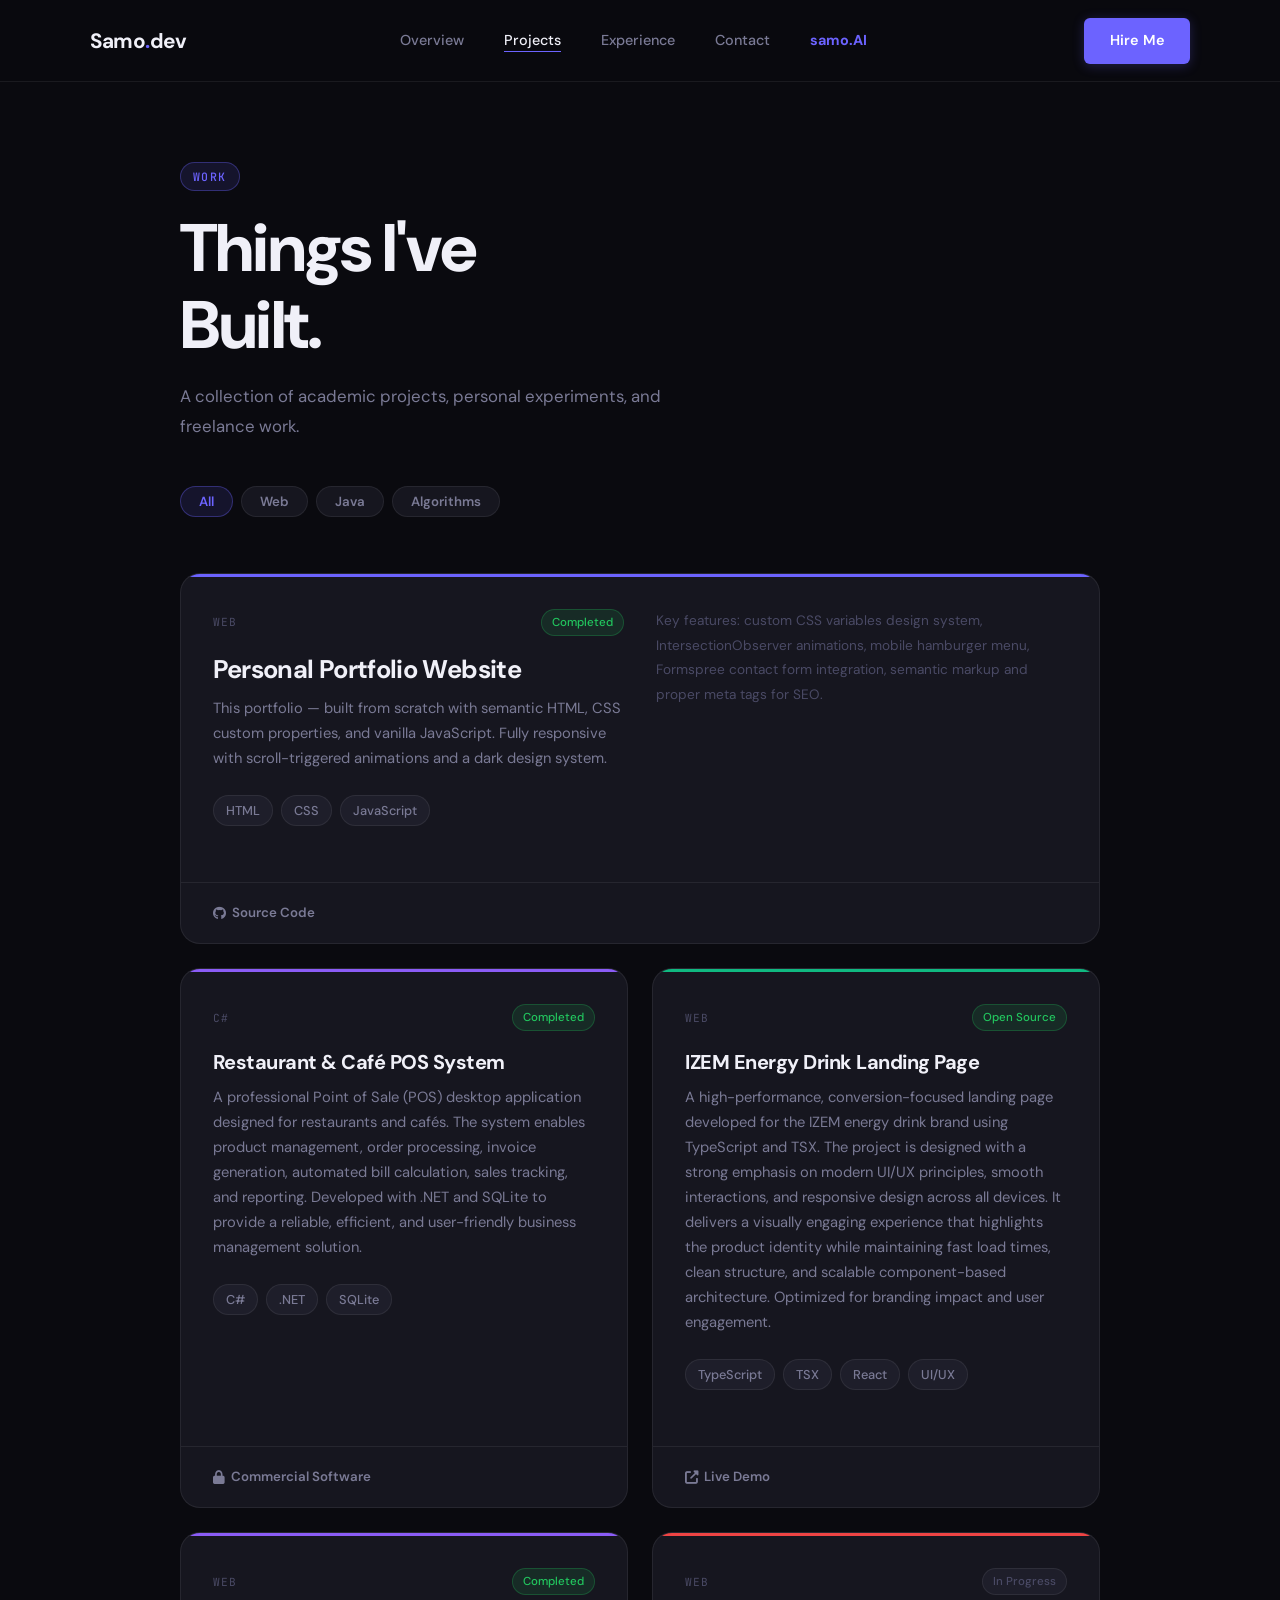
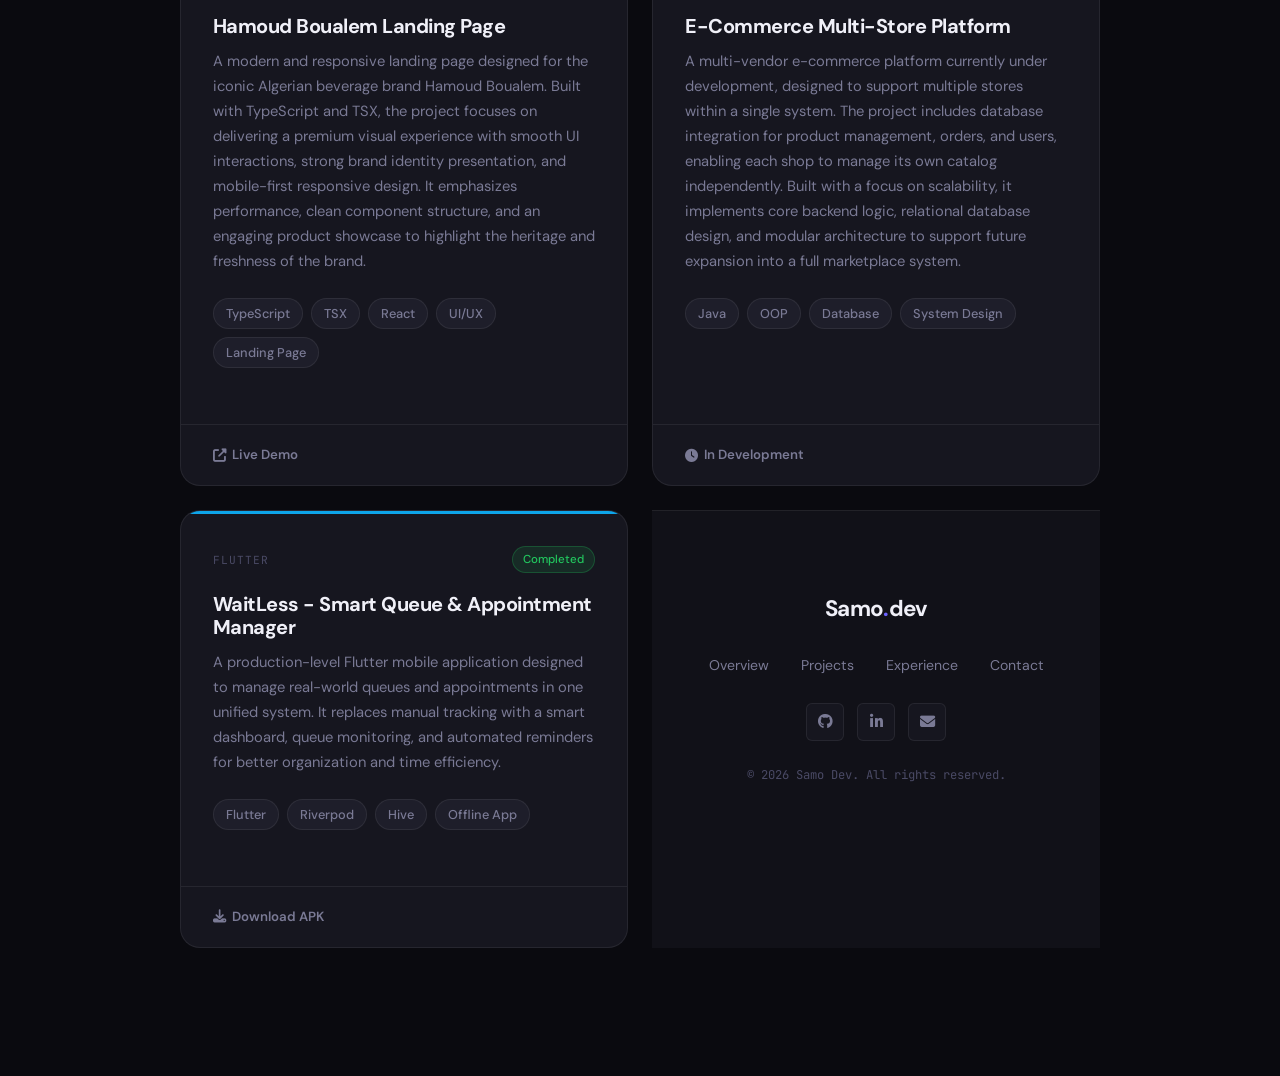
<file: projects.html>
<!DOCTYPE html>
<html lang="en">
<head>
    <meta charset="UTF-8">
    <meta name="viewport" content="width=device-width, initial-scale=1.0">
    <title>Projects | Samo Dev</title>
    <meta name="description" content="Web development and programming projects by Houssam — CS student at USTO-MB.">
    <meta property="og:title" content="Projects | Samo Dev">
    <meta property="og:description" content="See what I've been building — web apps, algorithms, and more.">
    <link rel="stylesheet" href="style.css">
    <link rel="stylesheet" href="https://cdnjs.cloudflare.com/ajax/libs/font-awesome/6.4.0/css/all.min.css">
    <style>
        .projects-wrapper {
            max-width:1100px; margin:0 auto;
            padding:0 7% 8rem;
        }

        /* Filter Tabs */
        .filter-bar {
            display:flex; gap:0.5rem; flex-wrap:wrap;
            margin-bottom:3.5rem;
        }
        .filter-btn {
            padding:6px 18px; border-radius:var(--r-pill);
            font-size:0.83rem; font-weight:600;
            background:var(--bg-card); border:1px solid var(--border);
            color:var(--text-muted); cursor:pointer;
            transition:var(--t-fast); font-family:'DM Sans',sans-serif;
        }
        .filter-btn:hover { border-color:var(--border-hover); color:var(--text-pure); }
        .filter-btn.active {
            background:var(--primary-soft); border-color:var(--primary-border);
            color:var(--primary);
        }

        /* Projects Grid */
        .projects-grid {
            display:grid;
            grid-template-columns:repeat(2,1fr);
            gap:1.5rem;
        }

        .project-card {
            background:var(--bg-card);
            border:1px solid var(--border);
            border-radius:var(--r-lg);
            overflow:hidden;
            transition:var(--t-mid);
            display:flex; flex-direction:column;
            position:relative;
        }
        .project-card:hover {
            border-color:var(--primary-border);
            transform:translateY(-6px);
            box-shadow:var(--shadow-hover);
        }

        /* Top color band per category */
        .project-card::before {
            content:''; display:block; height:3px;
            background:var(--accent, var(--primary));
        }

        .project-body { padding:2rem; flex:1; }

        .project-meta {
            display:flex; align-items:center; justify-content:space-between;
            margin-bottom:1.2rem;
        }
        .project-cat {
            font-family:'JetBrains Mono',monospace;
            font-size:0.7rem; color:var(--text-dim);
            text-transform:uppercase; letter-spacing:0.1em;
        }
        .project-status {
            font-size:0.72rem; font-weight:500;
            padding:3px 10px; border-radius:var(--r-pill);
        }
        .status-done  { background:rgba(34,197,94,0.12); color:#22c55e; border:1px solid rgba(34,197,94,0.25); }
        .status-wip   { background:rgba(234,179,8,0.12);  color:#eab308; border:1px solid rgba(234,179,8,0.25); }
        .status-plan  { background:var(--bg-subtle); color:var(--text-dim); border:1px solid var(--border); }

        .project-body h3 { font-size:1.25rem; margin-bottom:0.7rem; }
        .project-body p  { font-size:0.92rem; color:var(--text-muted); line-height:1.7; margin-bottom:1.5rem; }

        .project-tags { display:flex; flex-wrap:wrap; gap:0.5rem; margin-bottom:1.5rem; }

        .project-footer {
            padding:1.2rem 2rem;
            border-top:1px solid var(--border);
            display:flex; gap:1rem; align-items:center;
        }
        .project-link {
            display:inline-flex; align-items:center; gap:6px;
            font-size:0.83rem; font-weight:600; color:var(--text-muted);
            text-decoration:none; transition:var(--t-fast);
        }
        .project-link:hover { color:var(--primary); }

        /* Featured card — spans 2 cols */
        .project-card.featured { grid-column:1 / -1; }
        .project-card.featured .project-body { display:grid; grid-template-columns:1fr 1fr; gap:2rem; align-items:start; }
        .project-card.featured .project-body h3 { font-size:1.6rem; }

        /* Empty state */
        .empty-state {
            grid-column:1/-1; text-align:center;
            padding:5rem 2rem; color:var(--text-dim);
            font-family:'JetBrains Mono',monospace; font-size:0.9rem;
            display:none;
        }

        @media(max-width:768px) {
            .projects-grid { grid-template-columns:1fr; }
            .project-card.featured { grid-column:1; }
            .project-card.featured .project-body { grid-template-columns:1fr; }
        }
    </style>
</head>
<body>

<div class="mobile-menu" id="mobileMenu">
    <a href="index.html" onclick="closeMenu()">Overview</a>
    <a href="projects.html" onclick="closeMenu()">Projects</a>
    <a href="formation.html" onclick="closeMenu()">Experience</a>
    <a href="contact.html" onclick="closeMenu()">Contact</a>
    <a href="chat.html" onclick="closeMenu()" style="color: var(--primary);">samo.AI</a>
</div>

<nav class="navbar" id="navbar">
    <a href="index.html" class="logo">Samo<span>.</span>dev</a>
    <ul class="nav-links">
        <li><a href="index.html">Overview</a></li>
        <li><a href="projects.html" class="active">Projects</a></li>
        <li><a href="formation.html">Experience</a></li>
        <li><a href="contact.html">Contact</a></li>
        <li><a href="chat.html" style="color: var(--primary); font-weight: 700;">samo.AI <i class="fa-solid fa-sparkles"></i></a></li>
    </ul>
    <a href="mailto:houssamicloud1505@gmail.com" class="btn btn-primary">Hire Me</a>
    <button class="hamburger" id="hamburger" aria-label="Toggle menu">
        <span></span><span></span><span></span>
    </button>
</nav>

<header class="page-header">
    <span class="label reveal">Work</span>
    <h1 class="reveal delay-1">Things I've<br>Built.</h1>
    <p class="reveal delay-2">A collection of academic projects, personal experiments, and freelance work.</p>
</header>

<div class="projects-wrapper">
    <!-- Filter -->
    <div class="filter-bar reveal">
        <button class="filter-btn active" data-filter="all">All</button>
        <button class="filter-btn" data-filter="web">Web</button>
        <button class="filter-btn" data-filter="java">Java</button>
        <button class="filter-btn" data-filter="algo">Algorithms</button>
    </div>

    <div class="projects-grid" id="grid">

        <!-- Project 1 — Featured -->
        <div class="project-card featured reveal delay-1" data-cat="web" style="--accent:#6c63ff">
            <div class="project-body">
                <div>
                    <div class="project-meta">
                        <span class="project-cat">Web</span>
                        <span class="project-status status-done">Completed</span>
                    </div>
                    <h3>Personal Portfolio Website</h3>
                    <p>This portfolio — built from scratch with semantic HTML, CSS custom properties, and vanilla JavaScript. Fully responsive with scroll-triggered animations and a dark design system.</p>
                    <div class="project-tags">
                        <span class="badge">HTML</span>
                        <span class="badge">CSS</span>
                        <span class="badge">JavaScript</span>
                    </div>
                </div>
                <div>
                    <p style="color:var(--text-dim); font-size:0.85rem; line-height:1.8;">
                        Key features: custom CSS variables design system, IntersectionObserver animations, mobile hamburger menu, Formspree contact form integration, semantic markup and proper meta tags for SEO.
                    </p>
                </div>
            </div>
            <div class="project-footer">
                <a href="https://dev-samo.github.io/portfolio/" target="_blank" class="project-link">
                    <i class="fa-brands fa-github"></i> Source Code
                </a>
            </div>
        </div>

        <!-- Project 2 -->
        <div class="project-card reveal delay-2" data-cat="csharp" style="--accent:#8b5cf6">
    <div class="project-body">
        <div class="project-meta">
            <span class="project-cat">C#</span>
            <span class="project-status status-done">Completed</span>
        </div>
        <h3>Restaurant & Café POS System</h3>
        <p>A professional Point of Sale (POS) desktop application designed for restaurants and cafés. The system enables product management, order processing, invoice generation, automated bill calculation, sales tracking, and reporting. Developed with .NET and SQLite to provide a reliable, efficient, and user-friendly business management solution.</p>
        <div class="project-tags">
            <span class="badge">C#</span>
            <span class="badge">.NET</span>
            <span class="badge">SQLite</span>
        </div>
    </div>
    <div class="project-footer">
        <span class="project-link">
            <i class="fa-solid fa-lock"></i> Commercial Software
        </span>
    </div>
</div>

        <!-- Project 3 -->
       <div class="project-card reveal delay-3" data-cat="web" style="--accent:#10b981">
    <div class="project-body">
        <div class="project-meta">
            <span class="project-cat">Web</span>
            <span class="project-status status-done">Open Source</span>
        </div>
        <h3>IZEM Energy Drink Landing Page</h3>
        <p>
            A high-performance, conversion-focused landing page developed for the IZEM energy drink brand using TypeScript and TSX.
            The project is designed with a strong emphasis on modern UI/UX principles, smooth interactions, and responsive design across all devices.
            It delivers a visually engaging experience that highlights the product identity while maintaining fast load times, clean structure,
            and scalable component-based architecture. Optimized for branding impact and user engagement.
        </p>
        <div class="project-tags">
            <span class="badge">TypeScript</span>
            <span class="badge">TSX</span>
            <span class="badge">React</span>
            <span class="badge">UI/UX</span>
        </div>
    </div>
    <div class="project-footer">
        <a href="https://izem-nine.vercel.app/" target="_blank" class="project-link">
            <i class="fa-solid fa-up-right-from-square"></i> Live Demo
        </a>
    </div>
</div>

        <!-- Project 4 -->
       <div class="project-card reveal delay-2" data-cat="web" style="--accent:#8b5cf6">
    <div class="project-body">
        <div class="project-meta">
            <span class="project-cat">Web</span>
            <span class="project-status status-done">Completed</span>
        </div>
        <h3>Hamoud Boualem Landing Page</h3>
        <p>
            A modern and responsive landing page designed for the iconic Algerian beverage brand Hamoud Boualem.
            Built with TypeScript and TSX, the project focuses on delivering a premium visual experience with smooth UI interactions,
            strong brand identity presentation, and mobile-first responsive design. It emphasizes performance, clean component structure,
            and an engaging product showcase to highlight the heritage and freshness of the brand.
        </p>
        <div class="project-tags">
            <span class="badge">TypeScript</span>
            <span class="badge">TSX</span>
            <span class="badge">React</span>
            <span class="badge">UI/UX</span>
            <span class="badge">Landing Page</span>
        </div>
    </div>
    <div class="project-footer">
        <a href="https://hamoud-boualem-silk.vercel.app/" target="_blank" class="project-link">
            <i class="fa-solid fa-up-right-from-square"></i> Live Demo
        </a>
    </div>
</div>
        <!-- Project 5 -->
       <div class="project-card reveal delay-3" data-cat="web" style="--accent:#ef4444">
    <div class="project-body">
        <div class="project-meta">
            <span class="project-cat">Web</span>
            <span class="project-status status-plan">In Progress</span>
        </div>
        <h3>E-Commerce Multi-Store Platform</h3>
        <p>
            A multi-vendor e-commerce platform currently under development, designed to support multiple stores within a single system.
            The project includes database integration for product management, orders, and users, enabling each shop to manage its own catalog independently.
            Built with a focus on scalability, it implements core backend logic, relational database design, and modular architecture to support future expansion into a full marketplace system.
        </p>
        <div class="project-tags">
            <span class="badge">Java</span>
            <span class="badge">OOP</span>
            <span class="badge">Database</span>
            <span class="badge">System Design</span>
        </div>
    </div>
    <div class="project-footer">
        <span class="project-link">
            <i class="fa-solid fa-clock"></i> In Development
        </span>
    </div>
</div>

       <!-- Project 6 -->
<div class="project-card reveal delay-4" data-cat="mobile" style="--accent:#0ea5e9">
    <div class="project-body">
        <div class="project-meta">
            <span class="project-cat">Flutter</span>
            <span class="project-status status-done">Completed</span>
        </div>
        <h3>WaitLess - Smart Queue & Appointment Manager</h3>
        <p>
            A production-level Flutter mobile application designed to manage real-world queues and appointments in one unified system.
            It replaces manual tracking with a smart dashboard, queue monitoring, and automated reminders for better organization and time efficiency.
        </p>
        <div class="project-tags">
            <span class="badge">Flutter</span>
            <span class="badge">Riverpod</span>
            <span class="badge">Hive</span>
            <span class="badge">Offline App</span>
        </div>
    </div>

    <div class="project-footer">
        <a href="https://drive.google.com/uc?export=download&id=16ugTLdxz6Gnu1CbgWzILs_2V7HoZSRLf" target="_blank" class="project-link">
            <i class="fa-solid fa-download"></i> Download APK
        </a>
    </div>
</div>

<footer>
    <div class="foot-logo">Samo<span>.</span>dev</div>
    <ul class="foot-links">
        <li><a href="index.html">Overview</a></li>
        <li><a href="projects.html">Projects</a></li>
        <li><a href="formation.html">Experience</a></li>
        <li><a href="contact.html">Contact</a></li>
    </ul>
    <div class="footer-socials">
        <a href="https://github.com/houssam1505-design" target="_blank" aria-label="GitHub"><i class="fa-brands fa-github"></i></a>
        <a href="https://www.linkedin.com/in/houssam-parp-480678380/" target="_blank" aria-label="LinkedIn"><i class="fa-brands fa-linkedin-in"></i></a>
        <a href="mailto:houssamicloud1505@gmail.com" aria-label="Email"><i class="fa-solid fa-envelope"></i></a>
    </div>
    <p class="copy">&copy; 2026 Samo Dev. All rights reserved.</p>
</footer>

<script>
    // Navbar
    const navbar = document.getElementById('navbar');
    window.addEventListener('scroll', () => navbar.classList.toggle('scrolled', window.scrollY > 50));

    // Hamburger
    const ham = document.getElementById('hamburger');
    const menu = document.getElementById('mobileMenu');
    ham.addEventListener('click', () => {
        ham.classList.toggle('open');
        menu.classList.toggle('open');
        document.body.style.overflow = menu.classList.contains('open') ? 'hidden' : '';
    });
    function closeMenu() {
        ham.classList.remove('open'); menu.classList.remove('open');
        document.body.style.overflow = '';
    }

    // Filter
    const filterBtns = document.querySelectorAll('.filter-btn');
    const cards = document.querySelectorAll('.project-card');
    const empty = document.getElementById('emptyState');
    filterBtns.forEach(btn => {
        btn.addEventListener('click', () => {
            filterBtns.forEach(b => b.classList.remove('active'));
            btn.classList.add('active');
            const f = btn.dataset.filter;
            let visible = 0;
            cards.forEach(c => {
                const show = f === 'all' || c.dataset.cat === f;
                c.style.display = show ? '' : 'none';
                if(show) visible++;
            });
            empty.style.display = visible === 0 ? 'block' : 'none';
        });
    });

    // Reveal
    const obs = new IntersectionObserver((entries) => {
        entries.forEach(e => { if(e.isIntersecting) e.target.classList.add('active'); });
    }, { threshold:0.08, rootMargin:'0px 0px -40px 0px' });
    document.querySelectorAll('.reveal').forEach(el => obs.observe(el));
</script>
</body>
</html>
</file>
<file: style.css>
/* =========================================
   SAMO DEV — PROFESSIONAL DESIGN SYSTEM
   Dark Refined Theme | 2026
   ========================================= */

@import url('https://fonts.googleapis.com/css2?family=DM+Sans:ital,opsz,wght@0,9..40,300;0,9..40,400;0,9..40,500;0,9..40,600;0,9..40,700;1,9..40,300&family=Playfair+Display:wght@700;800&family=JetBrains+Mono:wght@400;500&display=swap');

:root {
    --bg-base:        #0a0a0f;
    --bg-surface:     #111118;
    --bg-card:        #16161f;
    --bg-card-hover:  #1c1c28;
    --bg-subtle:      #1e1e2a;

    --primary:        #6c63ff;
    --primary-dim:    #4f46b8;
    --primary-soft:   rgba(108, 99, 255, 0.12);
    --primary-glow:   rgba(108, 99, 255, 0.25);
    --primary-border: rgba(108, 99, 255, 0.35);

    --text-pure:  #f0f0f8;
    --text-main:  #c8c8d8;
    --text-muted: #7a7a95;
    --text-dim:   #4a4a65;

    --border:       rgba(255,255,255,0.07);
    --border-hover: rgba(255,255,255,0.14);

    --r-sm:   6px;
    --r-md:   12px;
    --r-lg:   20px;
    --r-pill: 9999px;

    --shadow-card:  0 1px 3px rgba(0,0,0,0.4), 0 8px 24px rgba(0,0,0,0.3);
    --shadow-glow:  0 0 40px rgba(108,99,255,0.15);
    --shadow-hover: 0 8px 32px rgba(108,99,255,0.2);

    --t-fast:   all 0.18s ease;
    --t-mid:    all 0.35s cubic-bezier(0.25,0.46,0.45,0.94);
    --t-spring: all 0.45s cubic-bezier(0.175,0.885,0.32,1.1);
}

*,*::before,*::after { margin:0; padding:0; box-sizing:border-box; }
html { scroll-behavior:smooth; background:var(--bg-base); }

body {
    font-family:'DM Sans',system-ui,sans-serif;
    background:var(--bg-base);
    color:var(--text-main);
    line-height:1.65;
    overflow-x:hidden;
    -webkit-font-smoothing:antialiased;
}

h1,h2,h3,h4,h5,h6 {
    font-family:'DM Sans',sans-serif;
    color:var(--text-pure);
    line-height:1.15;
    letter-spacing:-0.025em;
}

.serif { font-family:'Playfair Display',serif; }
.mono  { font-family:'JetBrains Mono',monospace; font-size:0.82em; }

/* Ambient BG */
body::before {
    content:''; position:fixed; inset:0;
    background:
        radial-gradient(ellipse 70% 50% at 5% -5%, rgba(108,99,255,0.08) 0%, transparent 60%),
        radial-gradient(ellipse 50% 40% at 95% 105%, rgba(108,99,255,0.06) 0%, transparent 55%);
    z-index:-1; pointer-events:none;
}

/* ─── Navbar ─── */
.navbar {
    position:fixed; top:0; width:100%; z-index:2000;
    padding:1.1rem 7%;
    display:flex; justify-content:space-between; align-items:center;
    background:rgba(10,10,15,0.82);
    backdrop-filter:blur(20px);
    -webkit-backdrop-filter:blur(20px);
    border-bottom:1px solid var(--border);
    transition:var(--t-mid);
}
.navbar.scrolled { padding:0.75rem 7%; background:rgba(10,10,15,0.97); }

.logo {
    font-size:1.3rem; font-weight:700;
    color:var(--text-pure); text-decoration:none;
    letter-spacing:-0.03em;
}
.logo span { color:var(--primary); }

.nav-links { display:flex; gap:2.5rem; list-style:none; }
.nav-links a {
    font-size:0.9rem; font-weight:500; color:var(--text-muted);
    text-decoration:none; transition:var(--t-fast);
    position:relative; padding-bottom:3px;
}
.nav-links a::after {
    content:''; position:absolute; bottom:0; left:0;
    width:0; height:1px; background:var(--primary);
    transition:width 0.25s ease;
}
.nav-links a:hover, .nav-links a.active { color:var(--text-pure); }
.nav-links a:hover::after, .nav-links a.active::after { width:100%; }

/* Hamburger */
.hamburger {
    display:none; flex-direction:column; gap:5px;
    background:none; border:none; cursor:pointer; padding:4px; z-index:2100;
}
.hamburger span {
    display:block; width:22px; height:2px;
    background:var(--text-pure); border-radius:2px; transition:var(--t-mid);
}
.hamburger.open span:nth-child(1) { transform:translateY(7px) rotate(45deg); }
.hamburger.open span:nth-child(2) { opacity:0; }
.hamburger.open span:nth-child(3) { transform:translateY(-7px) rotate(-45deg); }

.mobile-menu {
    position:fixed; inset:0;
    background:rgba(10,10,15,0.98);
    backdrop-filter:blur(20px);
    z-index:1999;
    flex-direction:column; align-items:center; justify-content:center;
    gap:2.5rem;
    display:none; opacity:0; pointer-events:none;
    transition:opacity 0.3s ease;
}
.mobile-menu.open { display:flex; opacity:1; pointer-events:all; }
.mobile-menu a {
    font-size:2.2rem; font-weight:700;
    color:var(--text-pure); text-decoration:none; transition:var(--t-fast);
}
.mobile-menu a:hover { color:var(--primary); }

/* ─── Buttons ─── */
.btn {
    padding:0.7rem 1.6rem; border-radius:var(--r-sm);
    font-weight:600; font-size:0.9rem;
    display:inline-flex; align-items:center; gap:8px;
    transition:var(--t-mid); cursor:pointer;
    text-decoration:none; border:none;
    font-family:'DM Sans',sans-serif;
}
.btn-primary { background:var(--primary); color:#fff; box-shadow:0 2px 12px var(--primary-glow); }
.btn-primary:hover { background:var(--primary-dim); transform:translateY(-2px); box-shadow:0 6px 20px var(--primary-glow); }
.btn-ghost { background:transparent; color:var(--text-pure); border:1px solid var(--border-hover); }
.btn-ghost:hover { border-color:var(--primary-border); color:var(--primary); transform:translateY(-2px); }
.btn-sm { padding:0.5rem 1.1rem; font-size:0.82rem; }

/* ─── Label ─── */
.label {
    font-family:'JetBrains Mono',monospace;
    font-size:0.72rem; font-weight:500; color:var(--primary);
    text-transform:uppercase; letter-spacing:0.13em;
    display:inline-block; margin-bottom:1.2rem;
    padding:4px 12px;
    background:var(--primary-soft); border:1px solid var(--primary-border);
    border-radius:var(--r-pill);
}

/* ─── Page Header ─── */
.page-header {
    padding-top:18vh; padding-bottom:5vh;
    padding-left:7%; padding-right:7%;
    max-width:1100px; margin:0 auto;
}
.page-header h1 {
    font-size:clamp(2.8rem,5.5vw,4.2rem);
    font-weight:800; margin-bottom:1rem;
}
.page-header p {
    font-size:1.05rem; color:var(--text-muted);
    max-width:520px; line-height:1.8;
}

/* ─── Reveal ─── */
.reveal {
    opacity:0; transform:translateY(22px);
    transition:opacity 0.7s ease, transform 0.7s cubic-bezier(0.25,0.46,0.45,0.94);
}
.reveal.active { opacity:1; transform:translateY(0); }
.delay-1 { transition-delay:0.1s; }
.delay-2 { transition-delay:0.2s; }
.delay-3 { transition-delay:0.3s; }
.delay-4 { transition-delay:0.4s; }
.delay-5 { transition-delay:0.5s; }

/* ─── Footer ─── */
footer {
    padding:5rem 7% 3rem;
    border-top:1px solid var(--border);
    display:flex; flex-direction:column;
    align-items:center; gap:1.5rem; text-align:center;
    background:var(--bg-surface);
}
.foot-logo { font-size:1.4rem; font-weight:700; color:var(--text-pure); letter-spacing:-0.03em; }
.foot-logo span { color:var(--primary); }
.foot-links { display:flex; gap:2rem; list-style:none; }
.foot-links a { font-size:0.88rem; color:var(--text-muted); text-decoration:none; transition:var(--t-fast); }
.foot-links a:hover { color:var(--text-pure); }
.footer-socials { display:flex; gap:0.8rem; }
.footer-socials a {
    width:38px; height:38px; border-radius:var(--r-sm);
    background:var(--bg-card); border:1px solid var(--border);
    display:flex; align-items:center; justify-content:center;
    color:var(--text-muted); font-size:0.95rem;
    text-decoration:none; transition:var(--t-fast);
}
.footer-socials a:hover { color:var(--primary); border-color:var(--primary-border); background:var(--primary-soft); transform:translateY(-3px); }
.copy { font-family:'JetBrains Mono',monospace; font-size:0.76rem; color:var(--text-dim); }

/* ─── Tech Badge ─── */
.badge {
    display:inline-flex; align-items:center;
    padding:4px 12px; border-radius:var(--r-pill);
    font-size:0.8rem; font-weight:500;
    background:var(--bg-subtle); border:1px solid var(--border);
    color:var(--text-muted); transition:var(--t-fast);
}
.badge:hover { border-color:var(--primary-border); color:var(--primary); background:var(--primary-soft); }

/* ─── Text Utility ─── */
.text-primary { color:var(--primary); }

/* ─── Responsive ─── */
@media(max-width:900px) {
    .nav-links, .navbar>.btn-primary { display:none; }
    .hamburger { display:flex; }
}
@media(max-width:768px) {
    .navbar { padding:1rem 5%; }
    .page-header { padding-left:5%; padding-right:5%; }
    footer { padding:4rem 5% 2rem; }
    .foot-links { flex-wrap:wrap; justify-content:center; gap:1rem; }
}
</file>
